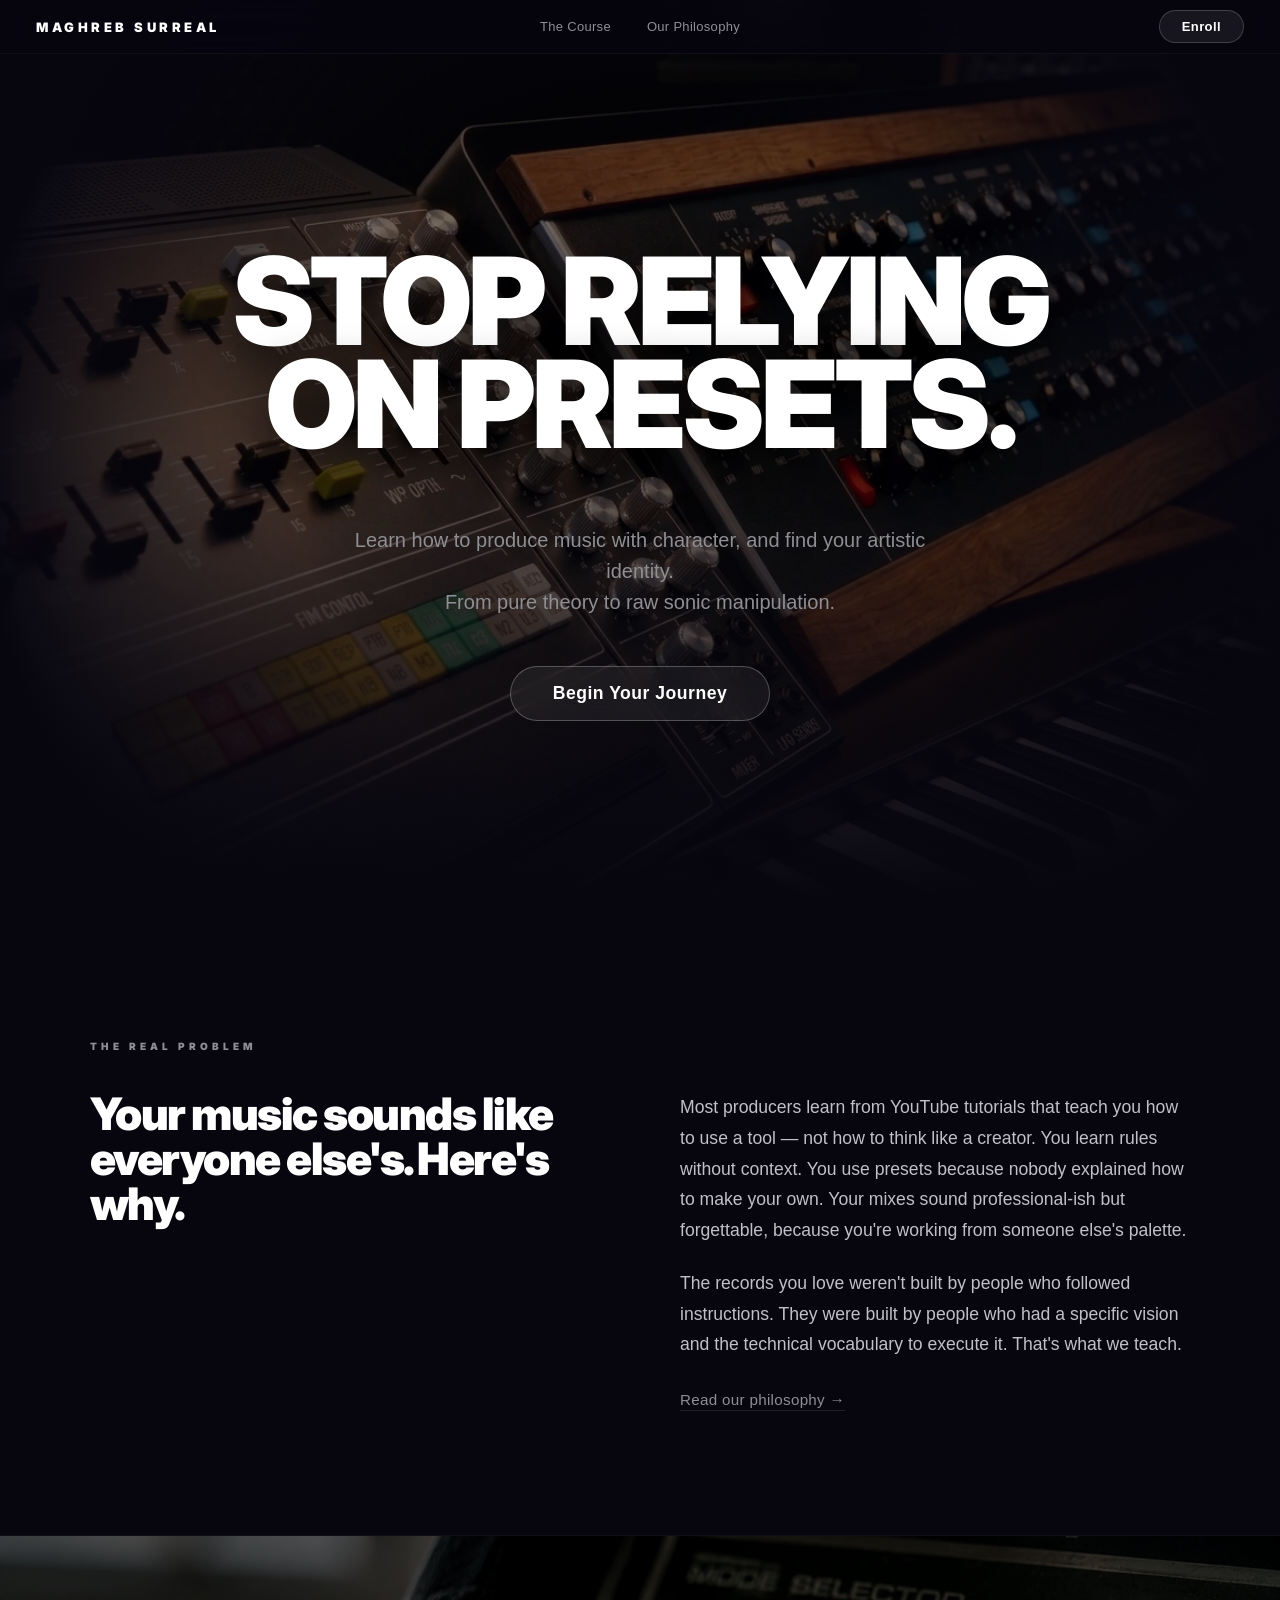
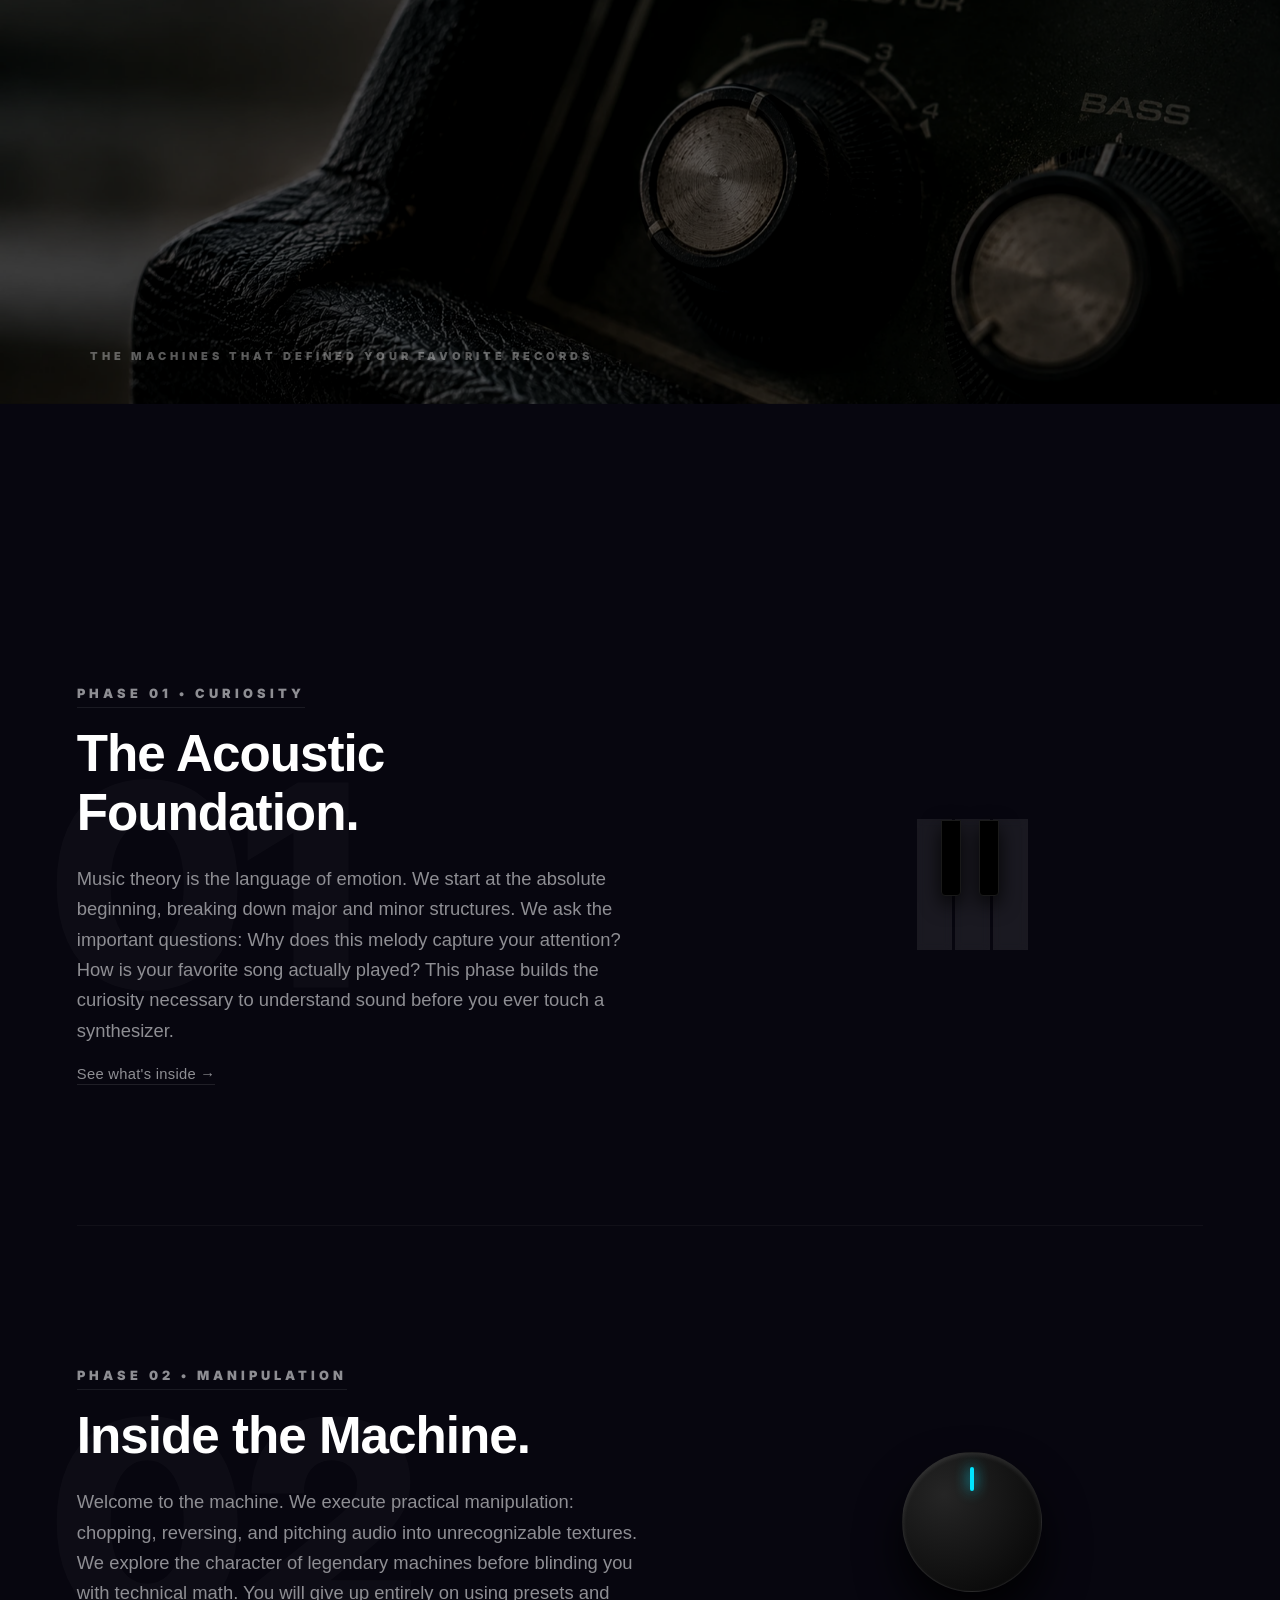
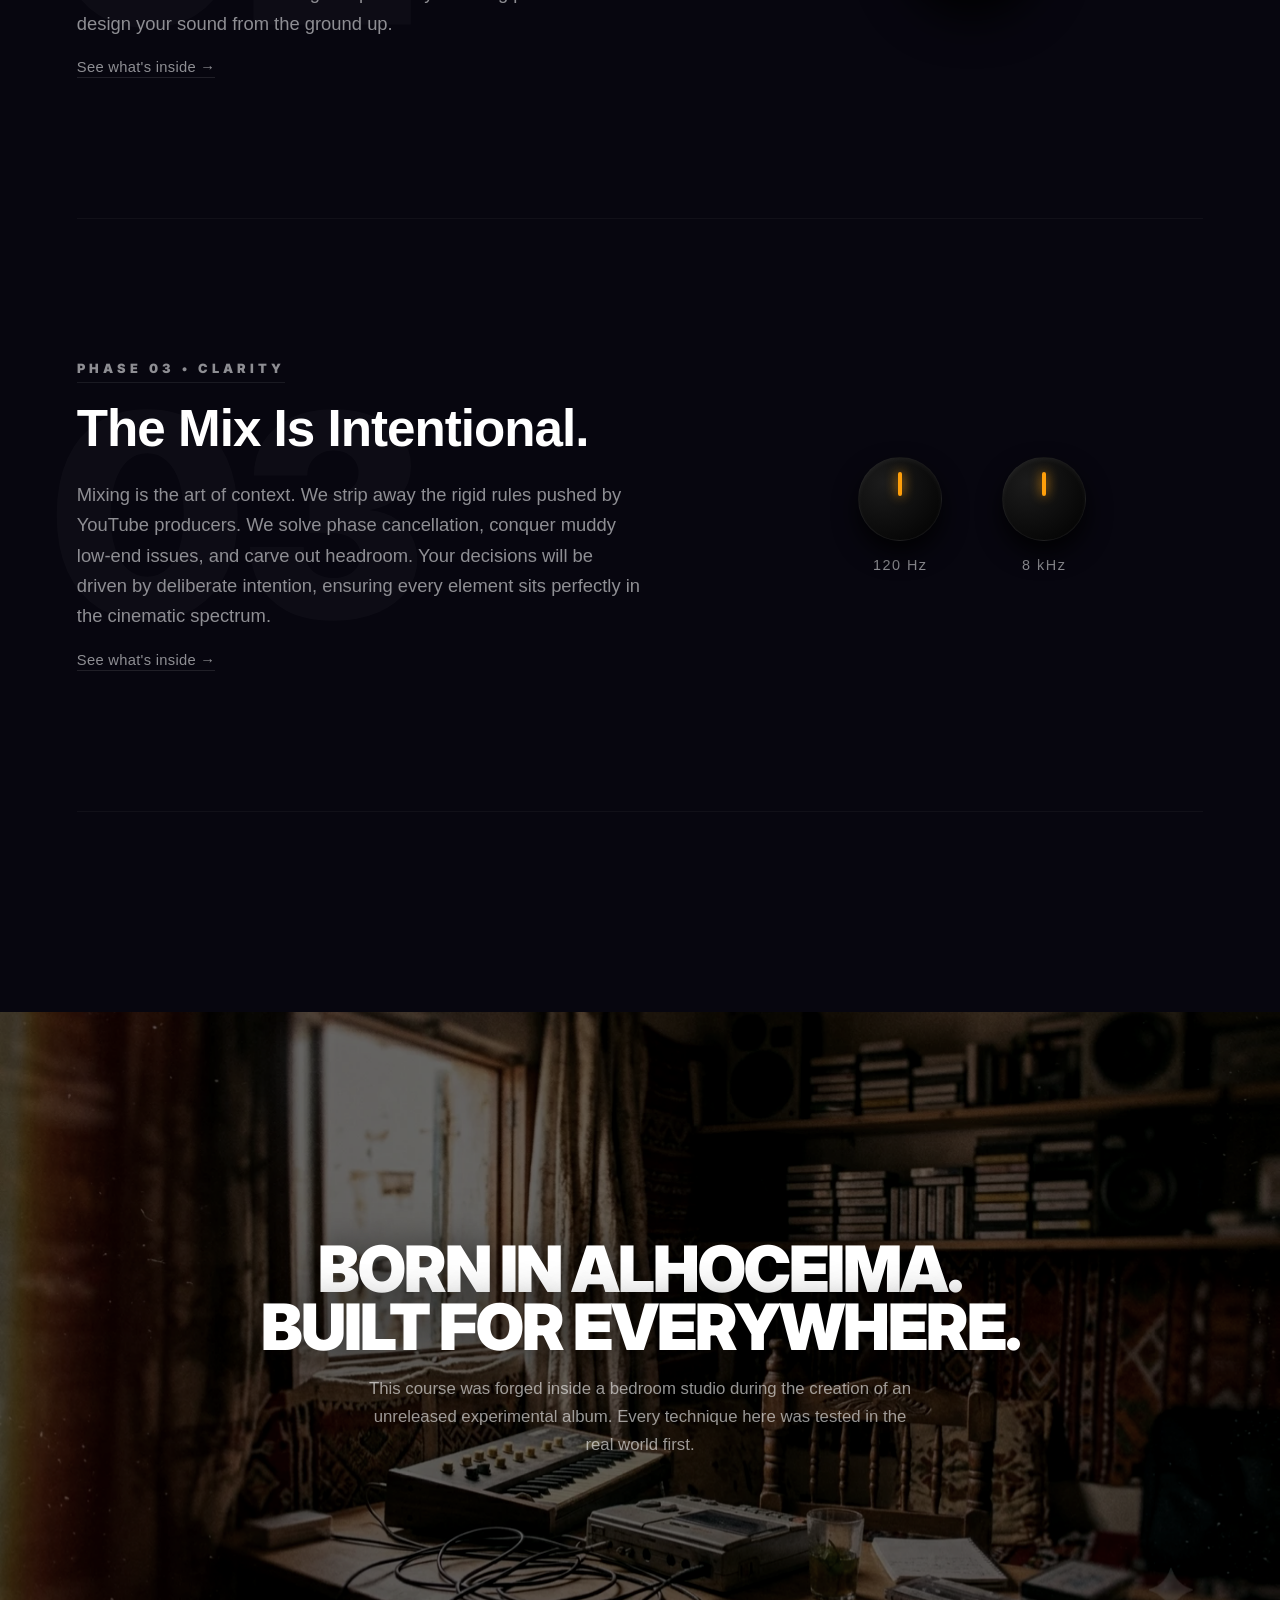
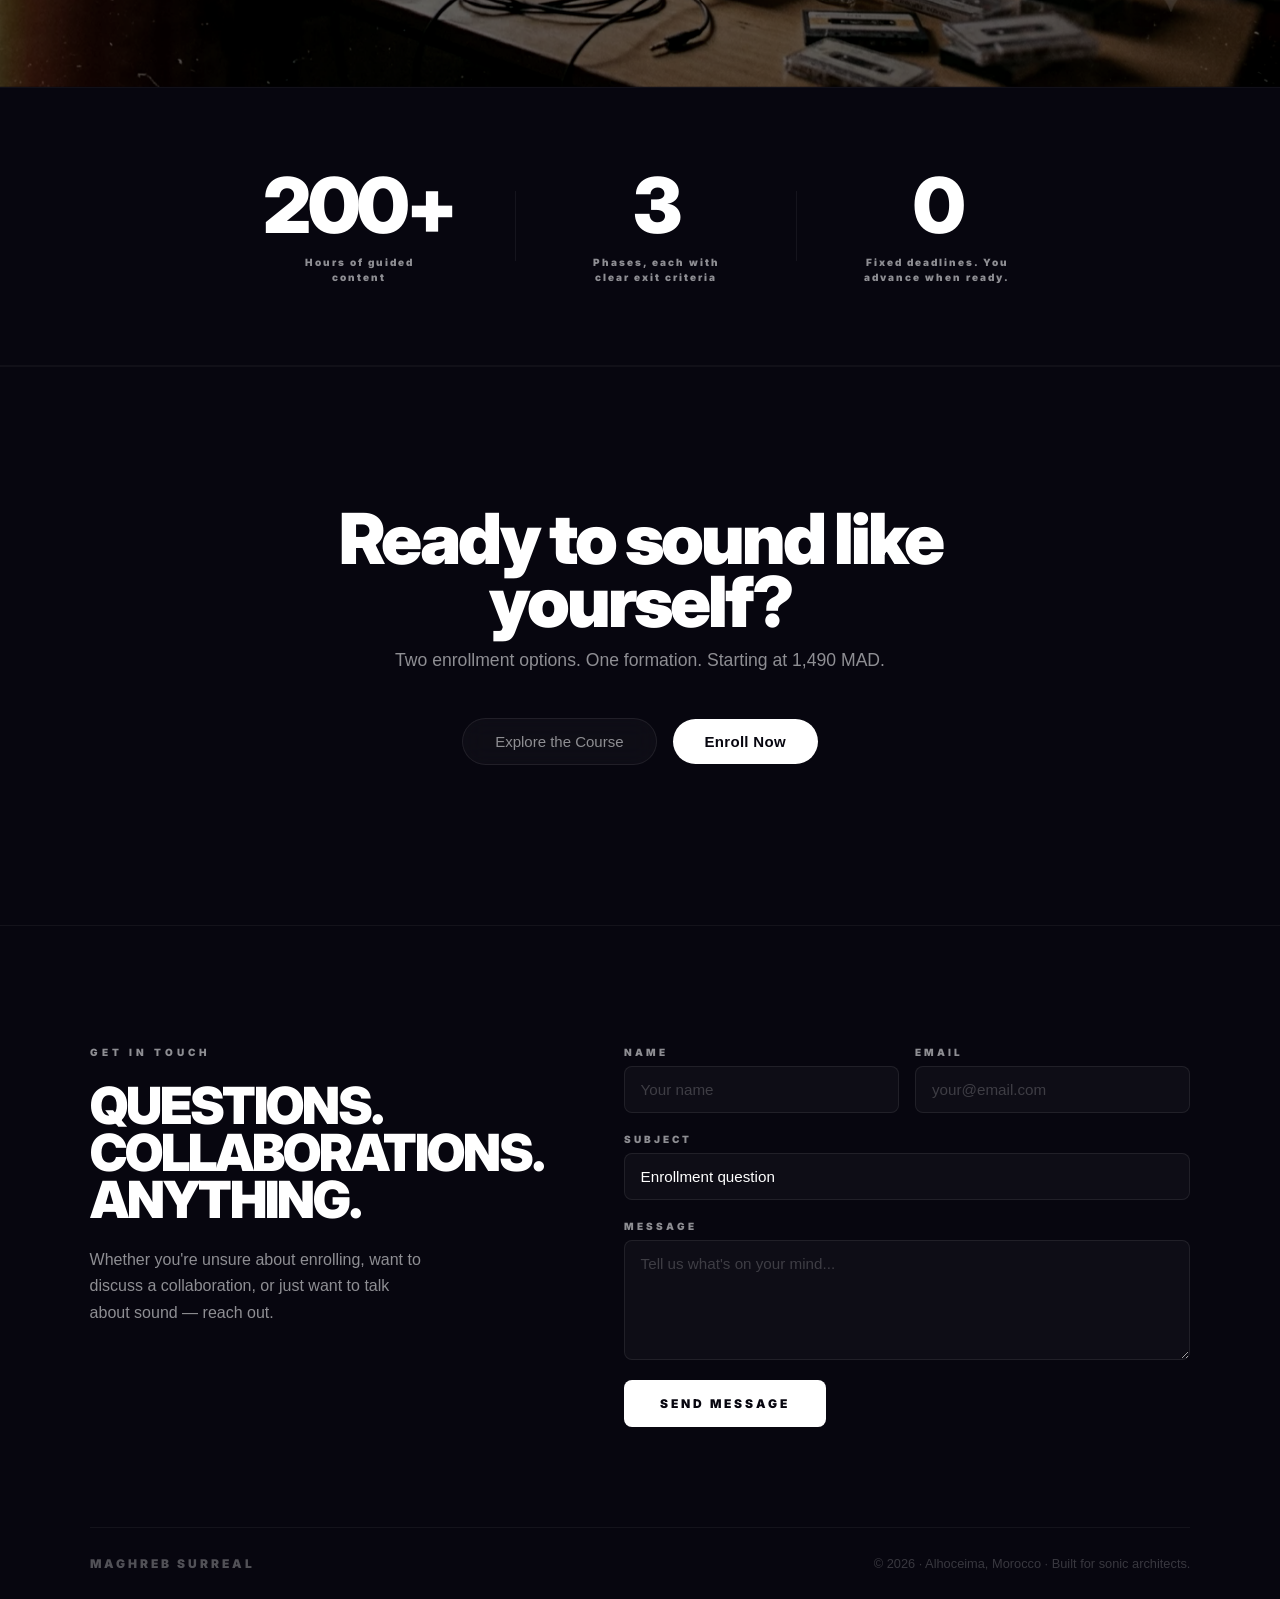
<file: index.html>
<!DOCTYPE html>
<html lang="en">
<head>
    <meta charset="UTF-8">
    <meta name="viewport" content="width=device-width, initial-scale=1.0">
    <title>MAGHREB SURREAL</title>
    <link rel="stylesheet" href="public/css/index.css">
    <link rel="stylesheet" href="public/css/shared.css">
    <link href="https://fonts.googleapis.com/css2?family=Inter:wght@900&display=swap" rel="stylesheet">
</head>
<body>

    <!-- TOPBAR -->
    <nav class="topbar">
        <div class="topbar-inner">
            <a href="index.html" class="topbar-logo inter-font">MAGHREB SURREAL</a>
            <div class="topbar-center">
                <a href="services.html" class="topbar-link sf-font">The Course</a>
                <a href="about-us.html" class="topbar-link sf-font">Our Philosophy</a>
            </div>
            <a href="about-us.html#enroll" class="topbar-enroll sf-font">Enroll</a>
        </div>
    </nav>

    <!-- HERO -->
    <main class="hero-canvas">
        <div class="hero-image-wrapper">
            <img src="public/images/hero-home.webp" alt="Analog Knobs" class="hero-img">
            <div class="hero-gradient-mask"></div>
        </div>

        <div class="hero-content scroll-reveal">
            <h1 class="hero-title inter-font">STOP RELYING<br>ON PRESETS.</h1>
            <p class="hero-subtitle sf-font">
                Learn how to produce music with character, and find your artistic identity.<br>
                From pure theory to raw sonic manipulation.
            </p>
            <div class="hero-cta">
                <a href="about-us.html#enroll" class="btn-hero sf-font glass-pill">Begin Your Journey</a>
            </div>
        </div>
    </main>

    <!-- WHAT MAKES THIS DIFFERENT — editorial beat, no artist name as headline -->
    <section class="identity-section scroll-reveal">
        <div class="identity-inner">
            <span class="identity-eyebrow inter-font">THE REAL PROBLEM</span>
            <div class="identity-grid">
                <div class="identity-col-left">
                    <h2 class="identity-headline inter-font">Your music sounds like everyone else's. Here's why.</h2>
                </div>
                <div class="identity-col-right sf-font">
                    <p>Most producers learn from YouTube tutorials that teach you how to use a tool — not how to think like a creator. You learn rules without context. You use presets because nobody explained how to make your own. Your mixes sound professional-ish but forgettable, because you're working from someone else's palette.</p>
                    <p>The records you love weren't built by people who followed instructions. They were built by people who had a specific vision and the technical vocabulary to execute it. That's what we teach.</p>
                    <a href="about-us.html" class="identity-link sf-font">Read our philosophy →</a>
                </div>
            </div>
        </div>
    </section>

    <!-- IMAGE BREAK — full bleed atmospheric -->
    <div class="img-break scroll-reveal">
        <img src="public/images/services-hero.webp" alt="Vintage analog hardware" class="img-break-photo">
        <div class="img-break-overlay">
            <span class="img-break-caption inter-font">THE MACHINES THAT DEFINED YOUR FAVORITE RECORDS</span>
        </div>
    </div>

    <!-- PHASES -->
    <section class="phases-section">
        
        <div class="phase-item scroll-reveal">
            <div class="phase-number inter-font">01</div>
            
            <div class="phase-text-content">
                <span class="phase-label inter-font">PHASE 01 &bull; CURIOSITY</span>
                <h2 class="phase-title sf-font">The Acoustic Foundation.</h2>
                <p class="phase-desc sf-font">
                    Music theory is the language of emotion. We start at the absolute beginning, breaking down major and minor structures. We ask the important questions: Why does this melody capture your attention? How is your favorite song actually played? This phase builds the curiosity necessary to understand sound before you ever touch a synthesizer.
                </p>
                <a href="services.html#phase1" class="phase-more sf-font">See what's inside →</a>
            </div>

            <div class="visual-floating">
                <div class="minimal-keys scroll-press">
                    <div class="white-key"></div>
                    <div class="black-key"></div>
                    <div class="white-key"></div>
                    <div class="black-key"></div>
                    <div class="white-key"></div>
                </div>
            </div>
        </div>

        <div class="phase-item scroll-reveal">
            <div class="phase-number inter-font">02</div>
            
            <div class="phase-text-content">
                <span class="phase-label inter-font">PHASE 02 &bull; MANIPULATION</span>
                <h2 class="phase-title sf-font">Inside the Machine.</h2>
                <p class="phase-desc sf-font">
                    Welcome to the machine. We execute practical manipulation: chopping, reversing, and pitching audio into unrecognizable textures. We explore the character of legendary machines before blinding you with technical math. You will give up entirely on using presets and design your sound from the ground up.
                </p>
                <a href="services.html#phase2" class="phase-more sf-font">See what's inside →</a>
            </div>

            <div class="visual-floating">
                <div class="big-knob scroll-rotate">
                    <div class="knob-indicator cyan-glow"></div>
                </div>
            </div>
        </div>

        <div class="phase-item scroll-reveal">
            <div class="phase-number inter-font">03</div>
            
            <div class="phase-text-content">
                <span class="phase-label inter-font">PHASE 03 &bull; CLARITY</span>
                <h2 class="phase-title sf-font">The Mix Is Intentional.</h2>
                <p class="phase-desc sf-font">
                    Mixing is the art of context. We strip away the rigid rules pushed by YouTube producers. We solve phase cancellation, conquer muddy low-end issues, and carve out headroom. Your decisions will be driven by deliberate intention, ensuring every element sits perfectly in the cinematic spectrum.
                </p>
                <a href="services.html#phase3" class="phase-more sf-font">See what's inside →</a>
            </div>

            <div class="visual-floating eq-knobs-container">
                <div class="eq-knob-group">
                    <div class="small-knob scroll-rotate-fast">
                        <div class="knob-indicator amber-glow"></div>
                    </div>
                    <span class="hz-label sf-font">120 Hz</span>
                </div>
                <div class="eq-knob-group">
                    <div class="small-knob scroll-rotate-slow">
                        <div class="knob-indicator amber-glow"></div>
                    </div>
                    <span class="hz-label sf-font">8 kHz</span>
                </div>
            </div>
        </div>

    </section>

    <!-- IMAGE BREAK 2 — Moroccan bedroom studio -->
    <div class="img-break img-break--tall scroll-reveal">
        <img src="public/images/home-ai-showcase.webp" alt="Moroccan home studio" class="img-break-photo">
        <div class="img-break-overlay img-break-overlay--center">
            <h2 class="img-break-headline inter-font">BORN IN ALHOCEIMA.<br>BUILT FOR EVERYWHERE.</h2>
            <p class="img-break-sub sf-font">This course was forged inside a bedroom studio during the creation of an unreleased experimental album. Every technique here was tested in the real world first.</p>
        </div>
    </div>

    <!-- STATS ROW -->
    <section class="stats-section scroll-reveal">
        <div class="stats-inner">
            <div class="stat-item">
                <span class="stat-number inter-font">200+</span>
                <span class="stat-label inter-font">Hours of guided content</span>
            </div>
            <div class="stat-divider"></div>
            <div class="stat-item">
                <span class="stat-number inter-font">3</span>
                <span class="stat-label inter-font">Phases, each with clear exit criteria</span>
            </div>
            <div class="stat-divider"></div>
            <div class="stat-item">
                <span class="stat-number inter-font">0</span>
                <span class="stat-label inter-font">Fixed deadlines. You advance when ready.</span>
            </div>
        </div>
    </section>

    <!-- BOTTOM CTA -->
    <section class="index-cta scroll-reveal">
        <div class="index-cta-inner">
            <h2 class="index-cta-title inter-font">Ready to sound like yourself?</h2>
            <p class="index-cta-sub sf-font">Two enrollment options. One formation. Starting at 1,490 MAD.</p>
            <div class="index-cta-btns">
                <a href="services.html" class="btn-outline sf-font glass-pill">Explore the Course</a>
                <a href="about-us.html#enroll" class="btn-fill sf-font">Enroll Now</a>
            </div>
        </div>
    </section>

    <!-- CONTACT FOOTER -->
    <footer class="contact-footer" id="contact">
        <div class="contact-inner">
            <div class="contact-left">
                <span class="contact-eyebrow inter-font">GET IN TOUCH</span>
                <h2 class="contact-title inter-font">QUESTIONS.<br>COLLABORATIONS.<br>ANYTHING.</h2>
                <p class="contact-sub sf-font">Whether you're unsure about enrolling, want to discuss a collaboration, or just want to talk about sound — reach out.</p>
            </div>
            <form class="contact-form" onsubmit="handleSubmit(event)">
                <div class="form-row">
                    <div class="form-group">
                        <label class="form-label inter-font" for="c-name">NAME</label>
                        <input type="text" id="c-name" class="form-input sf-font" placeholder="Your name" required>
                    </div>
                    <div class="form-group">
                        <label class="form-label inter-font" for="c-email">EMAIL</label>
                        <input type="email" id="c-email" class="form-input sf-font" placeholder="your@email.com" required>
                    </div>
                </div>
                <div class="form-group">
                    <label class="form-label inter-font" for="c-subject">SUBJECT</label>
                    <select id="c-subject" class="form-input form-select sf-font">
                        <option value="enroll">Enrollment question</option>
                        <option value="collab">Collaboration</option>
                        <option value="other">Something else</option>
                    </select>
                </div>
                <div class="form-group">
                    <label class="form-label inter-font" for="c-msg">MESSAGE</label>
                    <textarea id="c-msg" class="form-input form-textarea sf-font" placeholder="Tell us what's on your mind..." rows="5" required></textarea>
                </div>
                <button type="submit" class="form-submit inter-font">SEND MESSAGE</button>
                <p class="form-success sf-font" id="form-success-index">Message sent. We'll be in touch.</p>
            </form>
        </div>
        <div class="footer-bottom">
            <span class="footer-logo inter-font">MAGHREB SURREAL</span>
            <span class="footer-copy sf-font">© 2026 · Alhoceima, Morocco · Built for sonic architects.</span>
        </div>
    </footer>


</body>
</html>
</file>
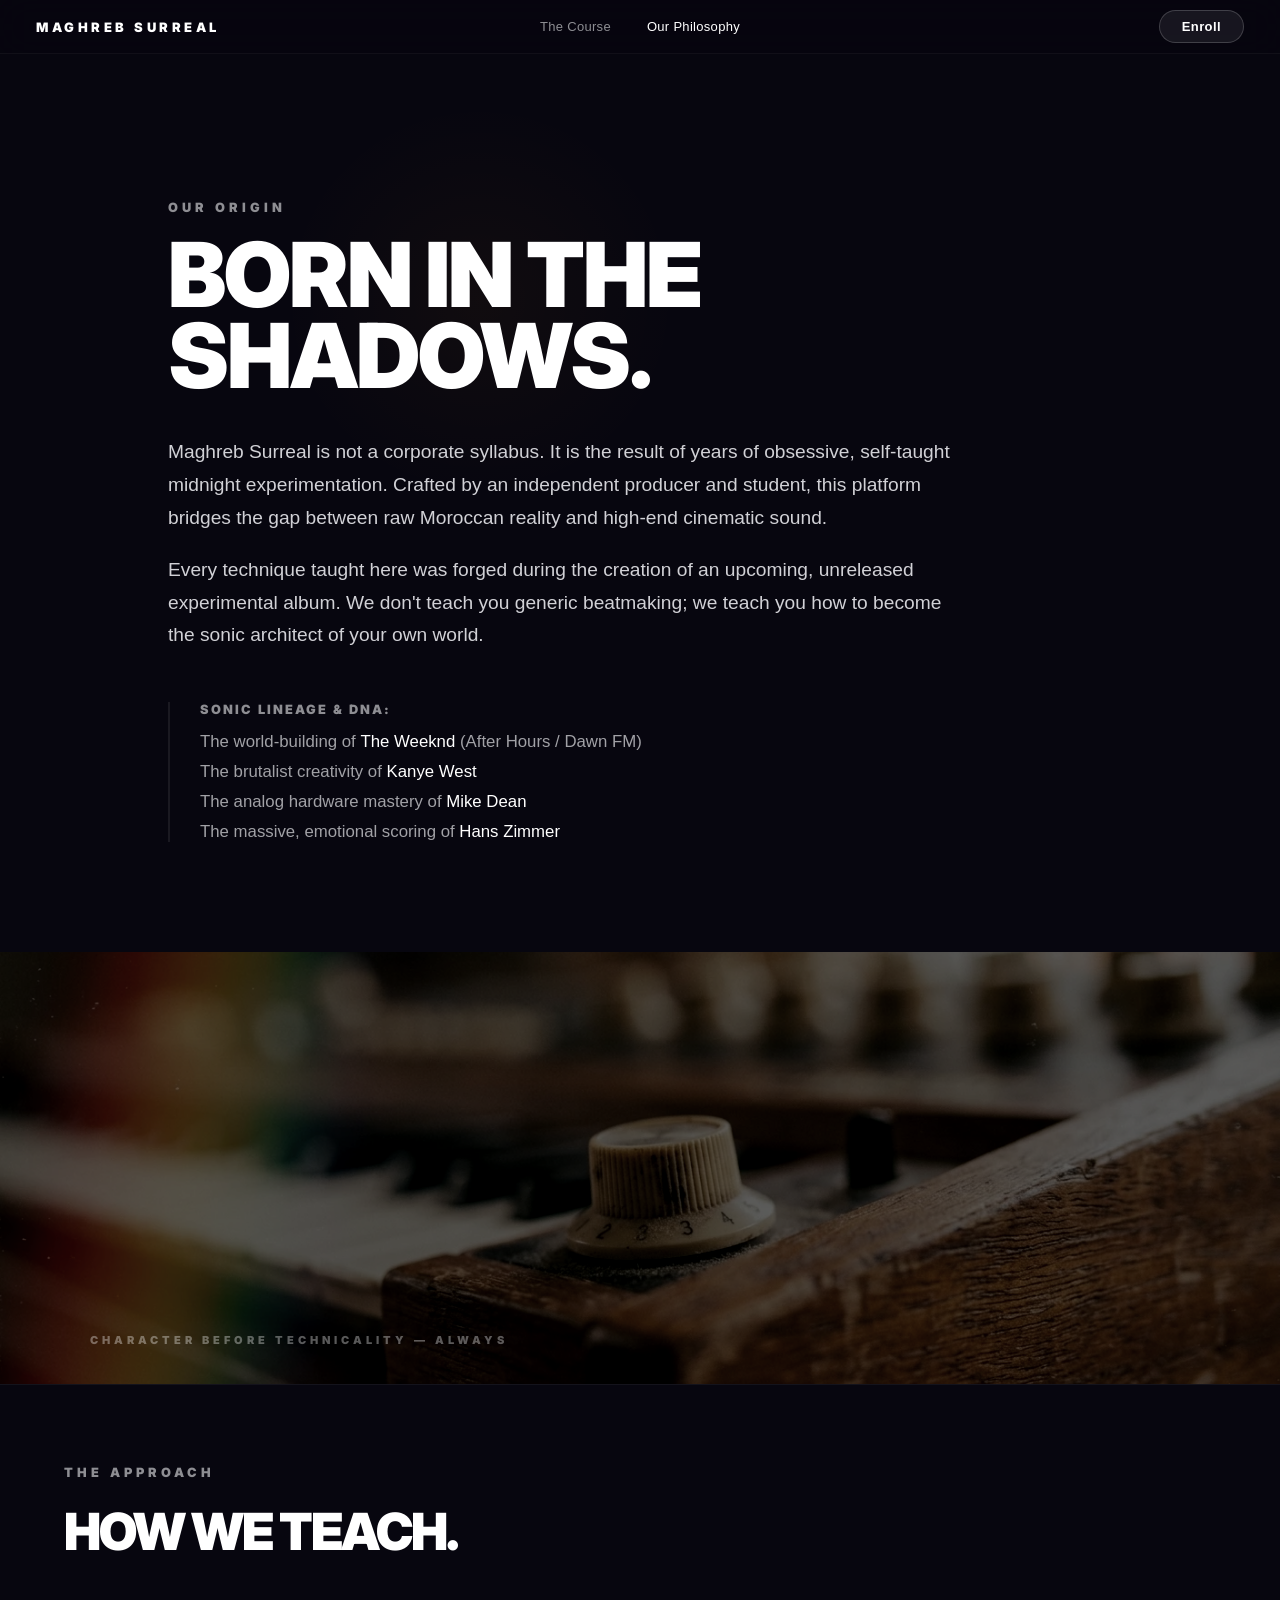
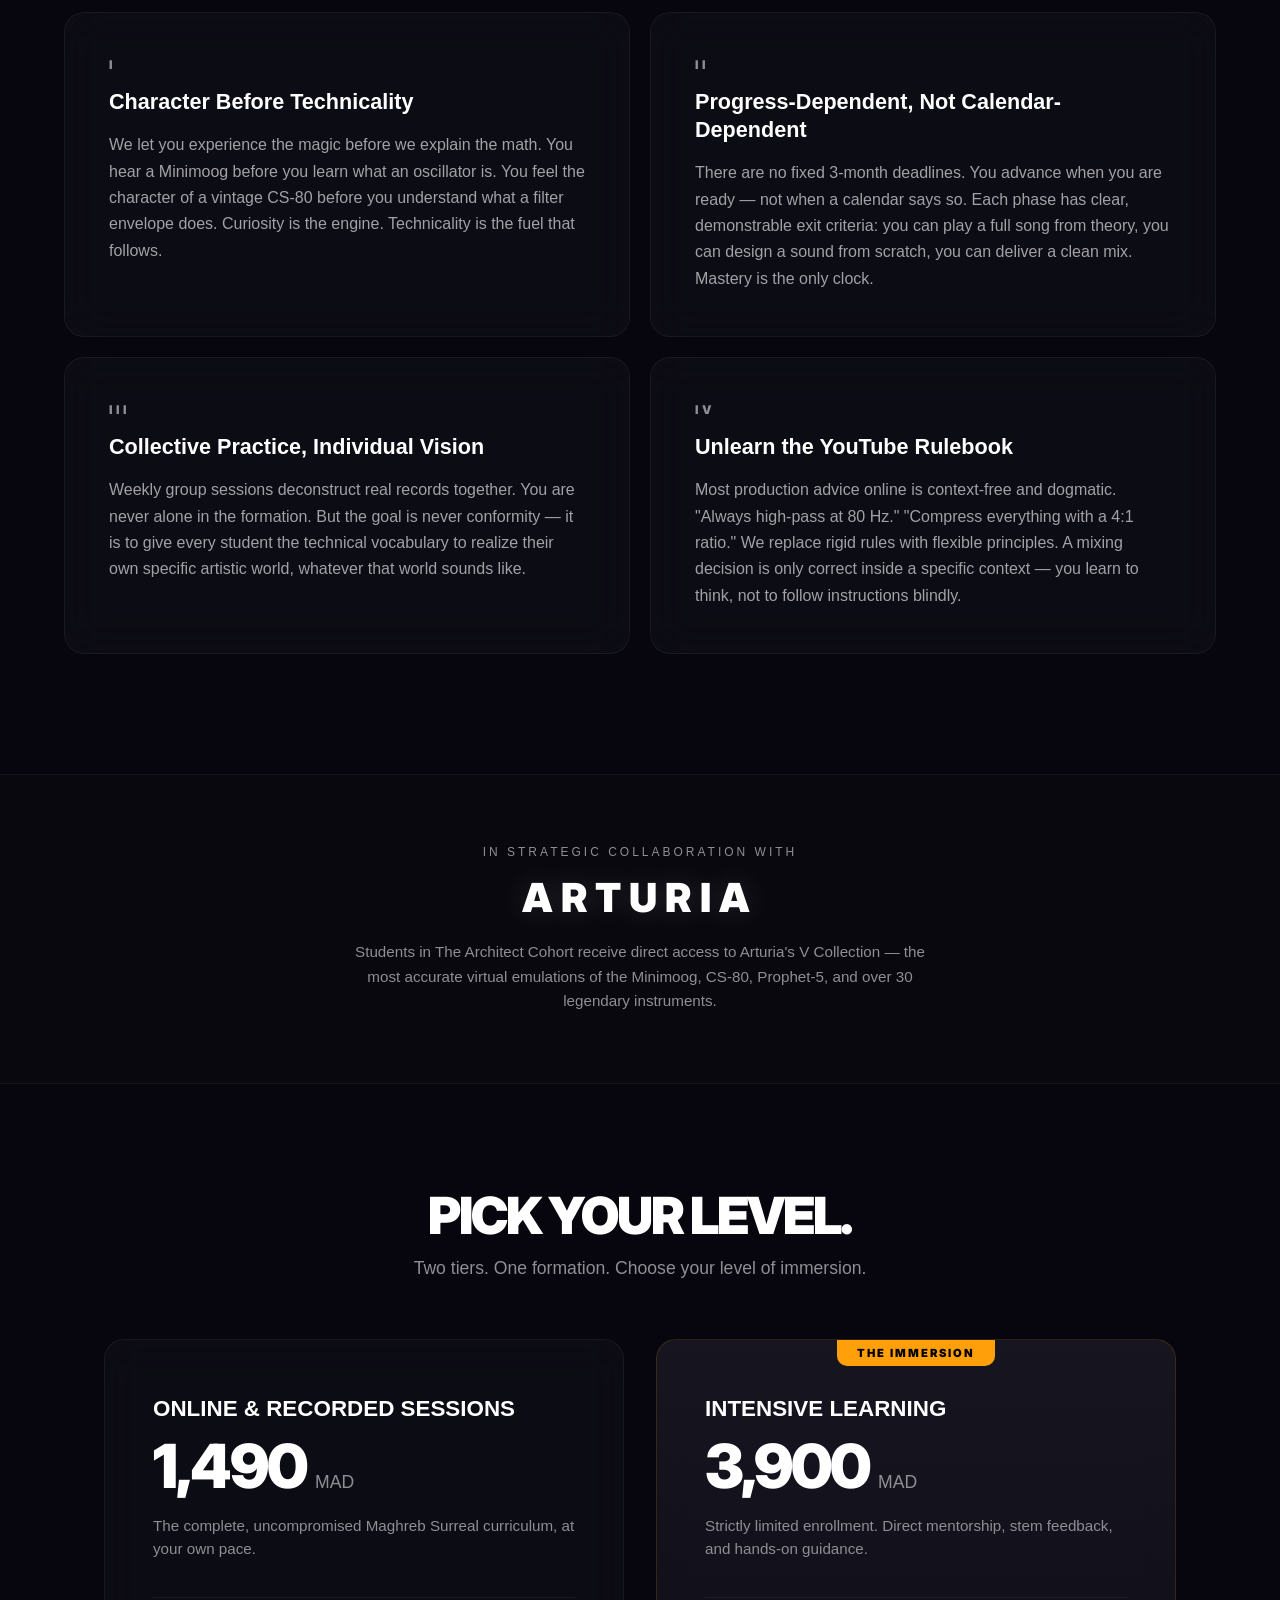
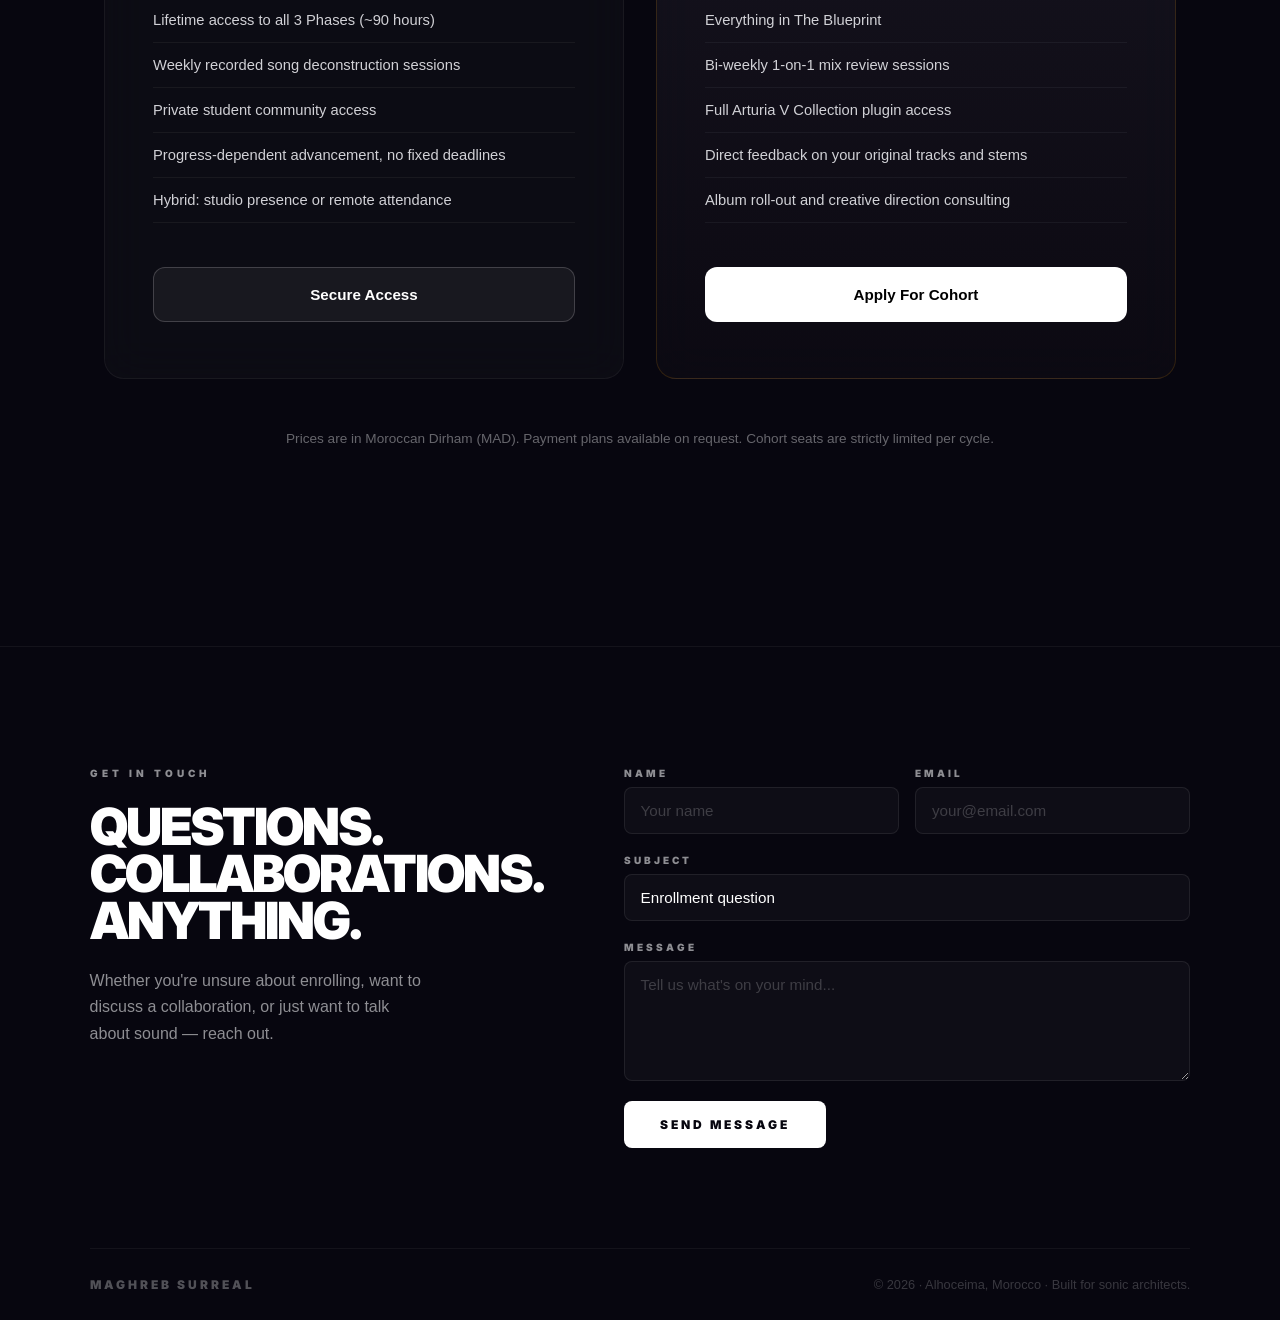
<file: about-us.html>
<!DOCTYPE html>
<html lang="en">
<head>
    <meta charset="UTF-8">
    <meta name="viewport" content="width=device-width, initial-scale=1.0">
    <title>MAGHREB SURREAL | Philosophy & Pricing</title>
    <link rel="stylesheet" href="public/css/about-us.css">
    <link rel="stylesheet" href="public/css/shared.css">
    <link href="https://fonts.googleapis.com/css2?family=Inter:wght@400;600;900&display=swap" rel="stylesheet">
</head>
<body>

    <nav class="topbar">
        <div class="topbar-inner">
            <a href="index.html" class="topbar-logo inter-font">MAGHREB SURREAL</a>
            <div class="topbar-center">
                <a href="services.html" class="topbar-link sf-font">The Course</a>
                <a href="about-us.html" class="topbar-link sf-font active">Our Philosophy</a>
            </div>
            <a href="#enroll" class="topbar-enroll sf-font">Enroll</a>
        </div>
    </nav>

    <!-- MANIFESTO HEADER -->
    <header class="manifesto-header scroll-reveal">
        <div class="manifesto-glow"></div>
        <span class="eyebrow inter-font">OUR ORIGIN</span>
        <h1 class="manifesto-title inter-font">BORN IN THE SHADOWS.</h1>
        <div class="manifesto-body sf-font">
            <p>
                Maghreb Surreal is not a corporate syllabus. It is the result of years of obsessive, self-taught midnight experimentation. Crafted by an independent producer and student, this platform bridges the gap between raw Moroccan reality and high-end cinematic sound.
            </p>
            <p>
                Every technique taught here was forged during the creation of an upcoming, unreleased experimental album. We don't teach you generic beatmaking; we teach you how to become the sonic architect of your own world.
            </p>
        </div>
        
        <div class="dna-section">
            <span class="dna-label inter-font">SONIC LINEAGE & DNA:</span>
            <ul class="dna-list sf-font">
                <li>The world-building of <strong>The Weeknd</strong> (After Hours / Dawn FM)</li>
                <li>The brutalist creativity of <strong>Kanye West</strong></li>
                <li>The analog hardware mastery of <strong>Mike Dean</strong></li>
                <li>The massive, emotional scoring of <strong>Hans Zimmer</strong></li>
            </ul>
        </div>
    </header>

    <!-- IMAGE BREAK -->
    <div class="about-img-break scroll-reveal">
        <img src="public/images/about-team.webp" alt="Vintage synthesizer close-up" class="about-break-photo">
        <div class="about-break-overlay">
            <span class="about-break-caption inter-font">CHARACTER BEFORE TECHNICALITY — ALWAYS</span>
        </div>
    </div>

    <!-- PHILOSOPHY PILLARS -->
    <section class="pillars-section scroll-reveal">
        <div class="pillars-inner">
            <span class="eyebrow inter-font">THE APPROACH</span>
            <h2 class="pillars-title inter-font">HOW WE TEACH.</h2>

            <div class="pillars-grid">
                <div class="pillar-card glass-panel">
                    <span class="pillar-num inter-font">I</span>
                    <h3 class="pillar-heading sf-font">Character Before Technicality</h3>
                    <p class="pillar-text sf-font">We let you experience the magic before we explain the math. You hear a Minimoog before you learn what an oscillator is. You feel the character of a vintage CS-80 before you understand what a filter envelope does. Curiosity is the engine. Technicality is the fuel that follows.</p>
                </div>
                <div class="pillar-card glass-panel">
                    <span class="pillar-num inter-font">II</span>
                    <h3 class="pillar-heading sf-font">Progress-Dependent, Not Calendar-Dependent</h3>
                    <p class="pillar-text sf-font">There are no fixed 3-month deadlines. You advance when you are ready — not when a calendar says so. Each phase has clear, demonstrable exit criteria: you can play a full song from theory, you can design a sound from scratch, you can deliver a clean mix. Mastery is the only clock.</p>
                </div>
                <div class="pillar-card glass-panel">
                    <span class="pillar-num inter-font">III</span>
                    <h3 class="pillar-heading sf-font">Collective Practice, Individual Vision</h3>
                    <p class="pillar-text sf-font">Weekly group sessions deconstruct real records together. You are never alone in the formation. But the goal is never conformity — it is to give every student the technical vocabulary to realize their own specific artistic world, whatever that world sounds like.</p>
                </div>
                <div class="pillar-card glass-panel">
                    <span class="pillar-num inter-font">IV</span>
                    <h3 class="pillar-heading sf-font">Unlearn the YouTube Rulebook</h3>
                    <p class="pillar-text sf-font">Most production advice online is context-free and dogmatic. "Always high-pass at 80 Hz." "Compress everything with a 4:1 ratio." We replace rigid rules with flexible principles. A mixing decision is only correct inside a specific context — you learn to think, not to follow instructions blindly.</p>
                </div>
            </div>
        </div>
    </section>

    <!-- PARTNER STRIP -->
    <div class="partner-strip scroll-reveal">
        <span class="sf-font">IN STRATEGIC COLLABORATION WITH</span>
        <h2 class="inter-font partner-logo">ARTURIA</h2>
        <p class="partner-sub sf-font">Students in The Architect Cohort receive direct access to Arturia's V Collection — the most accurate virtual emulations of the Minimoog, CS-80, Prophet-5, and over 30 legendary instruments.</p>
    </div>

    <!-- PRICING -->
    <section class="pricing-section scroll-reveal" id="enroll">
        <h2 class="section-title text-center inter-font">PICK YOUR LEVEL.</h2>
        <p class="section-sub text-center sf-font">Two tiers. One formation. Choose your level of immersion.</p>
        
        <div class="pricing-grid">
            <div class="pricing-card glass-panel">
                <h3 class="tier-name sf-font">ONLINE & RECORDED SESSIONS</h3>
                <div class="price inter-font">1,490 <span class="currency">MAD</span></div>
                <p class="tier-desc sf-font">The complete, uncompromised Maghreb Surreal curriculum, at your own pace.</p>
                <ul class="tier-features sf-font">
                    <li>Lifetime access to all 3 Phases (~90 hours)</li>
                    <li>Weekly recorded song deconstruction sessions</li>
                    <li>Private student community access</li>
                    <li>Progress-dependent advancement, no fixed deadlines</li>
                    <li>Hybrid: studio presence or remote attendance</li>
                </ul>
                <a href="#contact" class="btn-purchase sf-font">Secure Access</a>
            </div>

            <div class="pricing-card premium-card glass-panel">
                <div class="premium-badge inter-font">THE IMMERSION</div>
                <h3 class="tier-name sf-font">INTENSIVE LEARNING</h3>
                <div class="price inter-font">3,900 <span class="currency">MAD</span></div>
                <p class="tier-desc sf-font">Strictly limited enrollment. Direct mentorship, stem feedback, and hands-on guidance.</p>
                <ul class="tier-features sf-font">
                    <li>Everything in The Blueprint</li>
                    <li>Bi-weekly 1-on-1 mix review sessions</li>
                    <li>Full Arturia V Collection plugin access</li>
                    <li>Direct feedback on your original tracks and stems</li>
                    <li>Album roll-out and creative direction consulting</li>
                </ul>
                <a href="#contact" class="btn-purchase premium-btn sf-font">Apply For Cohort</a>
            </div>
        </div>

        <p class="pricing-note sf-font">Prices are in Moroccan Dirham (MAD). Payment plans available on request. Cohort seats are strictly limited per cycle.</p>
    </section>

    <!-- CONTACT FOOTER -->
    <footer class="contact-footer" id="contact">
        <div class="contact-inner">
            <div class="contact-left">
                <span class="contact-eyebrow inter-font">GET IN TOUCH</span>
                <h2 class="contact-title inter-font">QUESTIONS.<br>COLLABORATIONS.<br>ANYTHING.</h2>
                <p class="contact-sub sf-font">Whether you're unsure about enrolling, want to discuss a collaboration, or just want to talk about sound — reach out.</p>
            </div>
            <form class="contact-form" onsubmit="handleSubmit(event)">
                <div class="form-row">
                    <div class="form-group">
                        <label class="form-label inter-font" for="a-name">NAME</label>
                        <input type="text" id="a-name" class="form-input sf-font" placeholder="Your name" required>
                    </div>
                    <div class="form-group">
                        <label class="form-label inter-font" for="a-email">EMAIL</label>
                        <input type="email" id="a-email" class="form-input sf-font" placeholder="your@email.com" required>
                    </div>
                </div>
                <div class="form-group">
                    <label class="form-label inter-font" for="a-subject">SUBJECT</label>
                    <select id="a-subject" class="form-input form-select sf-font">
                        <option value="enroll">Enrollment question</option>
                        <option value="collab">Collaboration</option>
                        <option value="other">Something else</option>
                    </select>
                </div>
                <div class="form-group">
                    <label class="form-label inter-font" for="a-msg">MESSAGE</label>
                    <textarea id="a-msg" class="form-input form-textarea sf-font" placeholder="Tell us what's on your mind..." rows="5" required></textarea>
                </div>
                <button type="submit" class="form-submit inter-font">SEND MESSAGE</button>
                <p class="form-success sf-font" id="form-success-about" style="display:none">Message sent. We'll be in touch.</p>
            </form>
        </div>
        <div class="footer-bottom">
            <span class="footer-logo inter-font">MAGHREB SURREAL</span>
            <span class="footer-copy sf-font">© 2026 · Alhoceima, Morocco · Built for sonic architects.</span>
        </div>
    </footer>

    <script>
    function handleSubmit(e) {
        e.preventDefault();
        const success = e.target.querySelector('.form-success');
        success.style.display = 'block';
        e.target.reset();
        setTimeout(() => { success.style.display = 'none'; }, 4000);
    }
    </script>

</body>
</html>
</file>
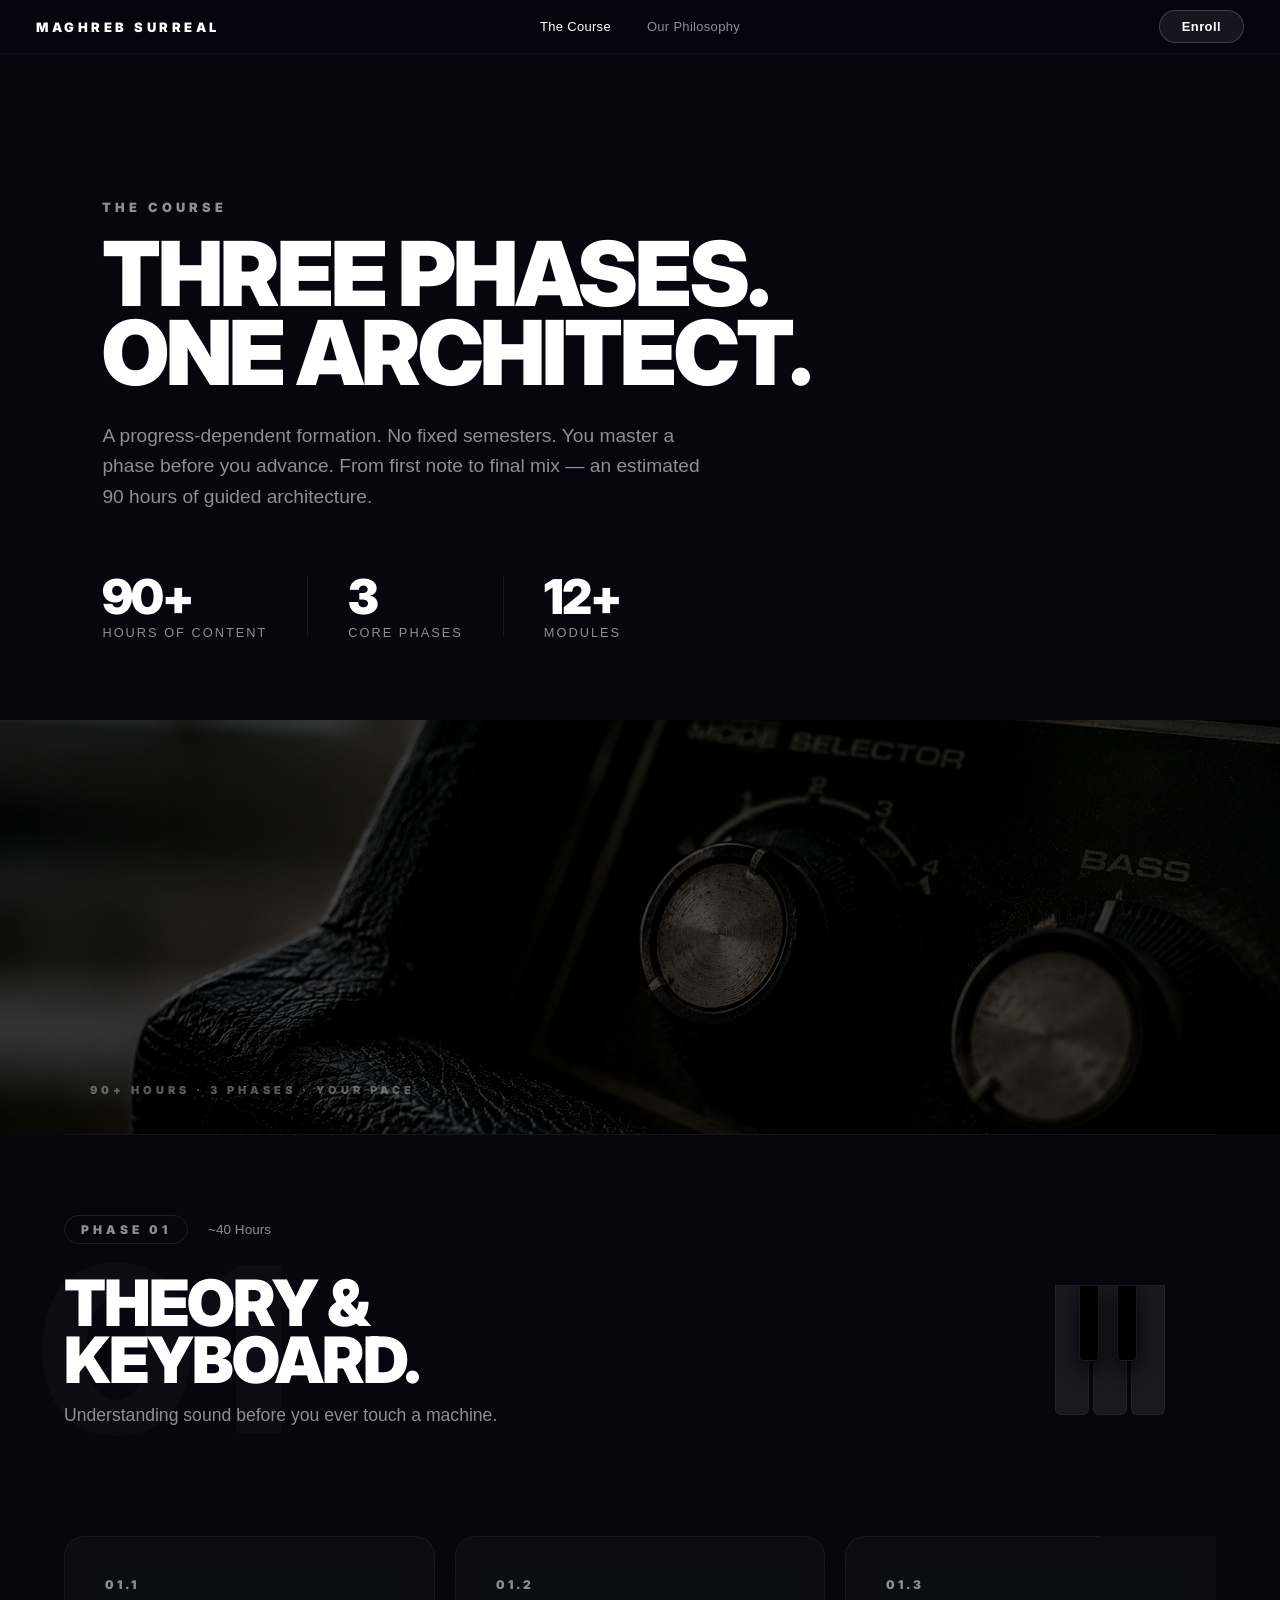
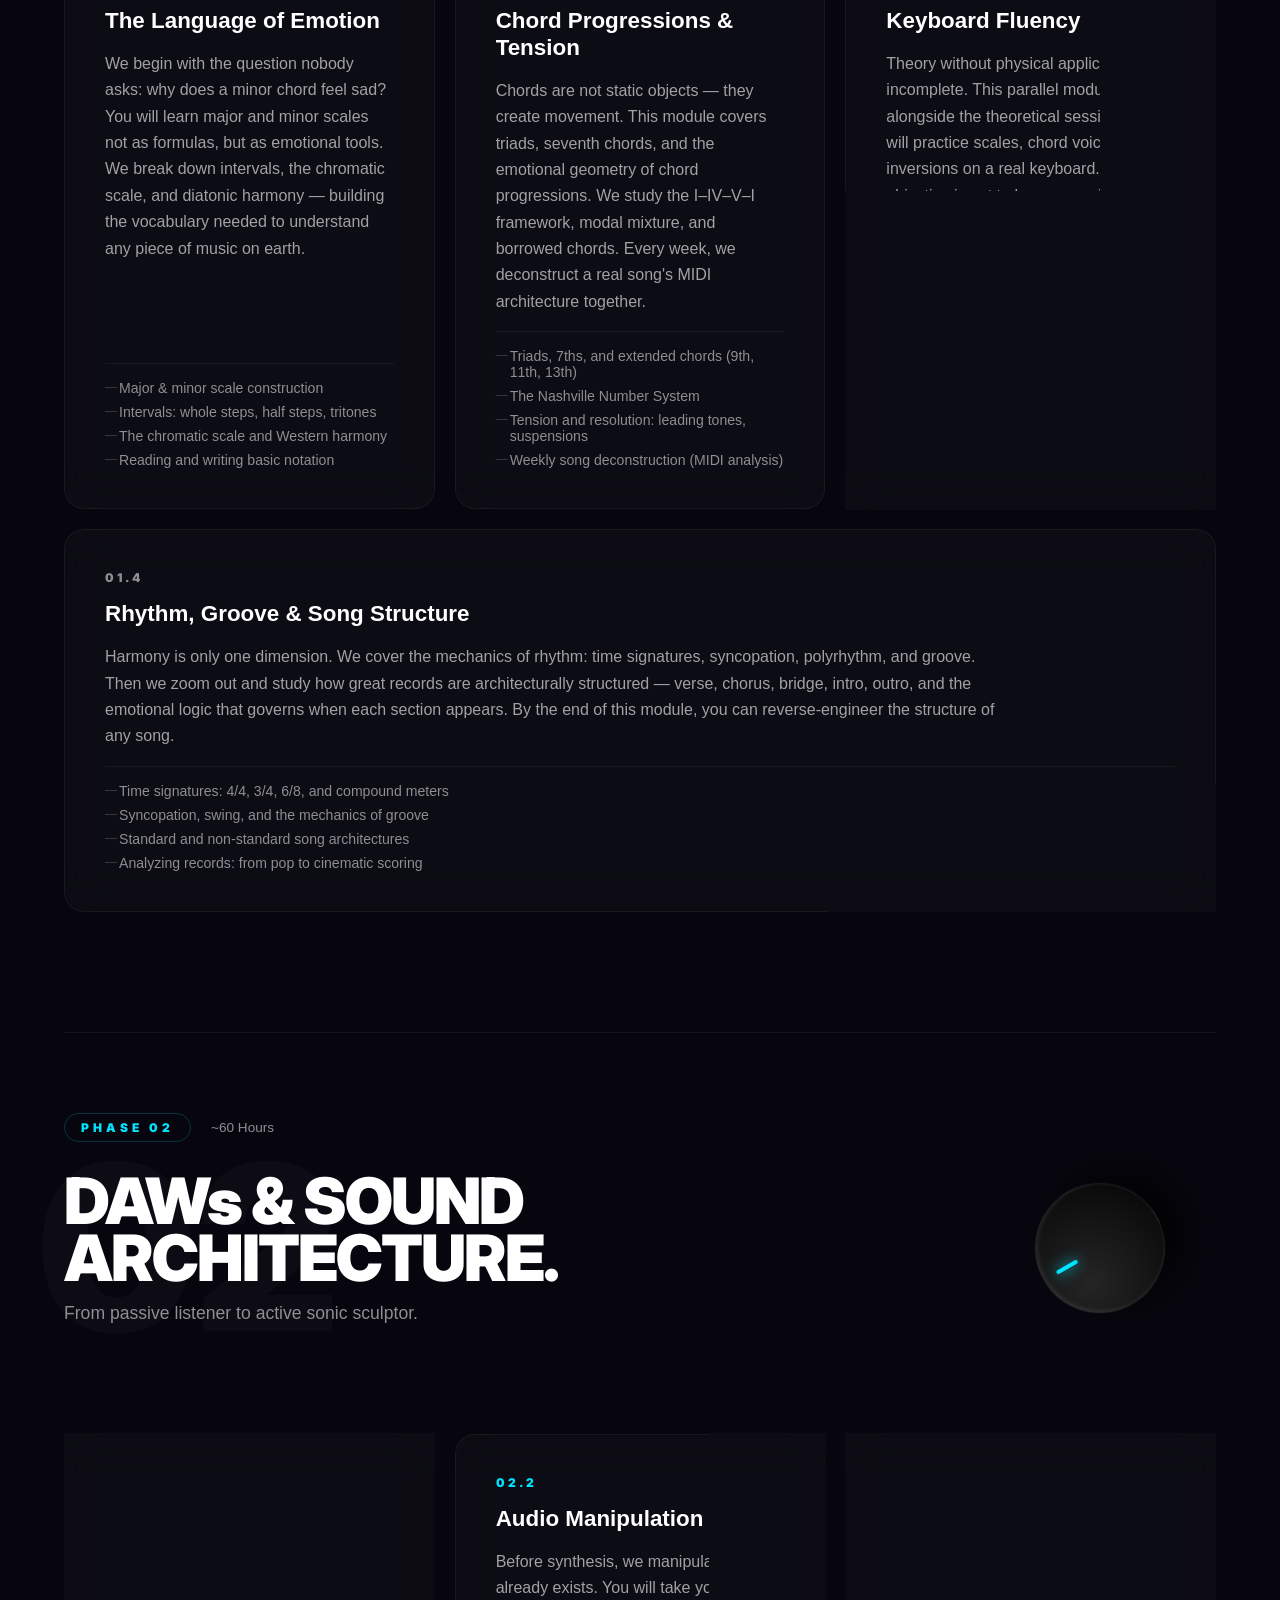
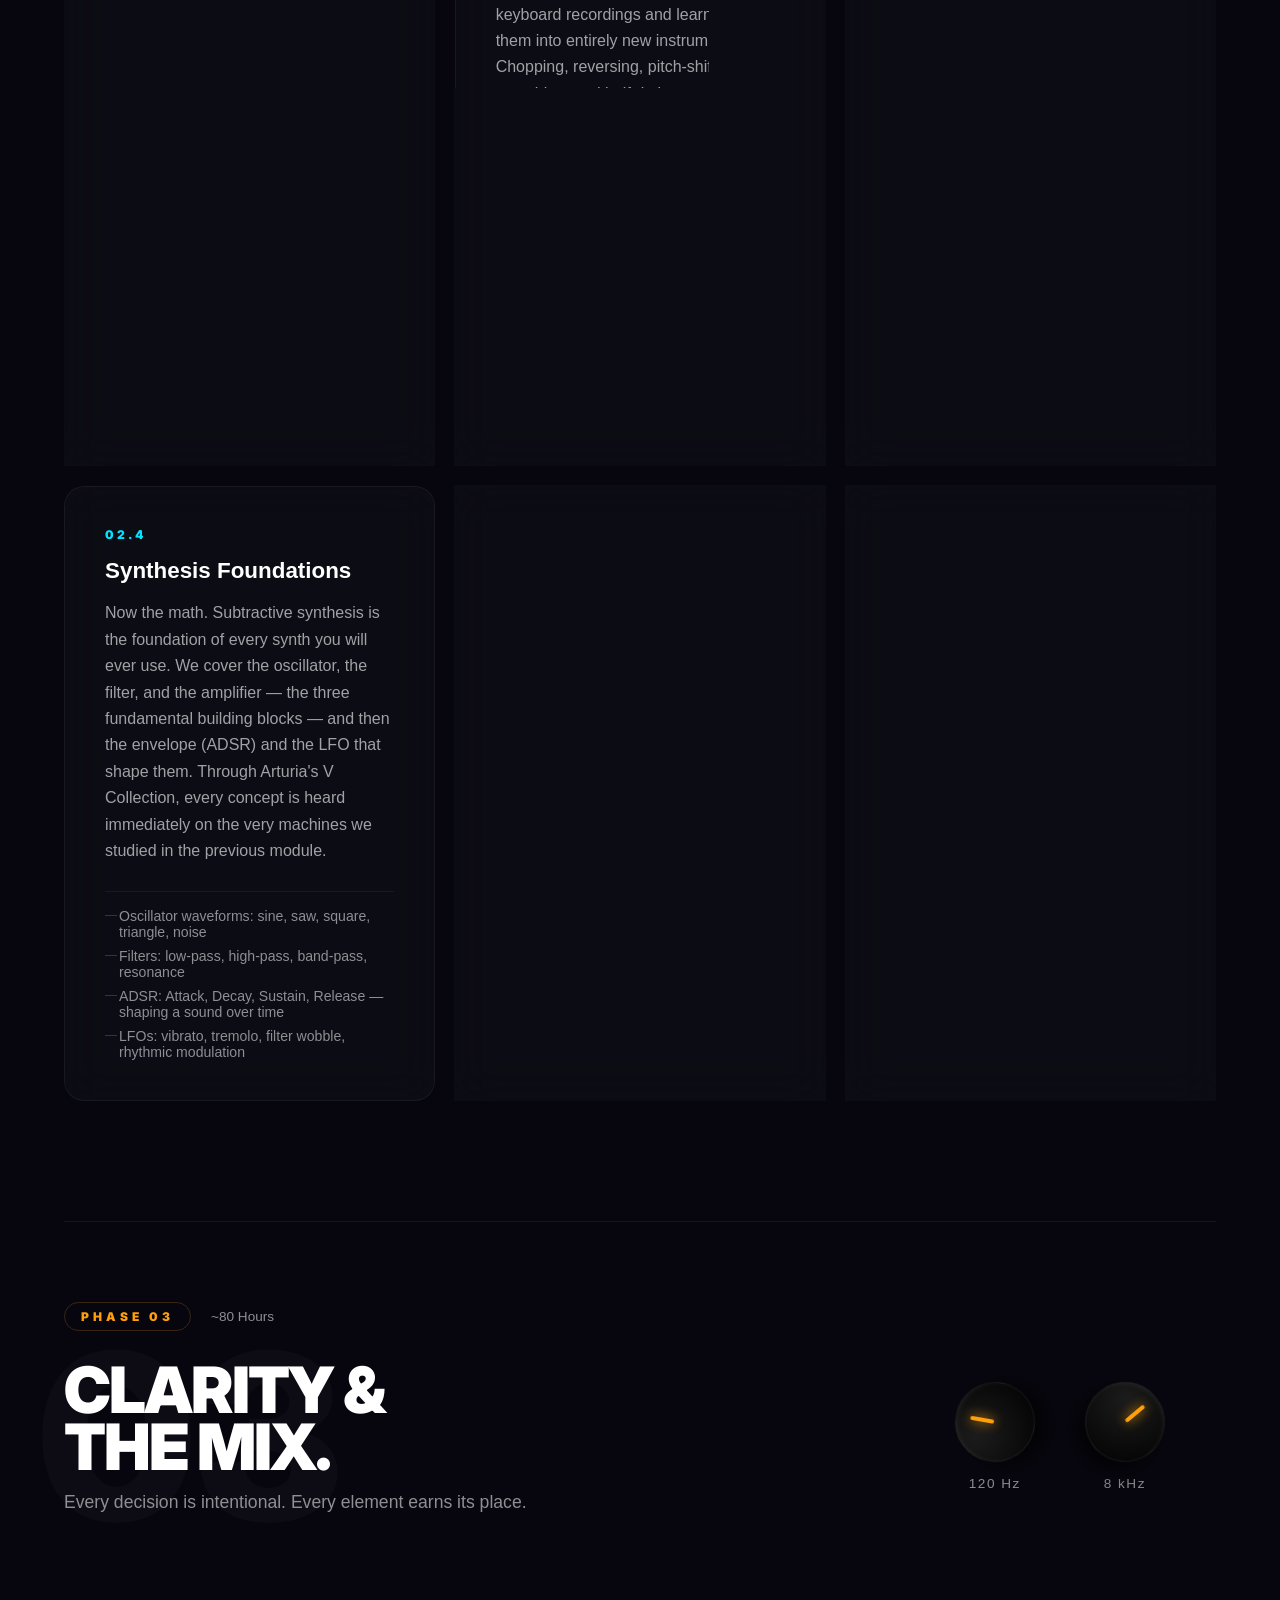
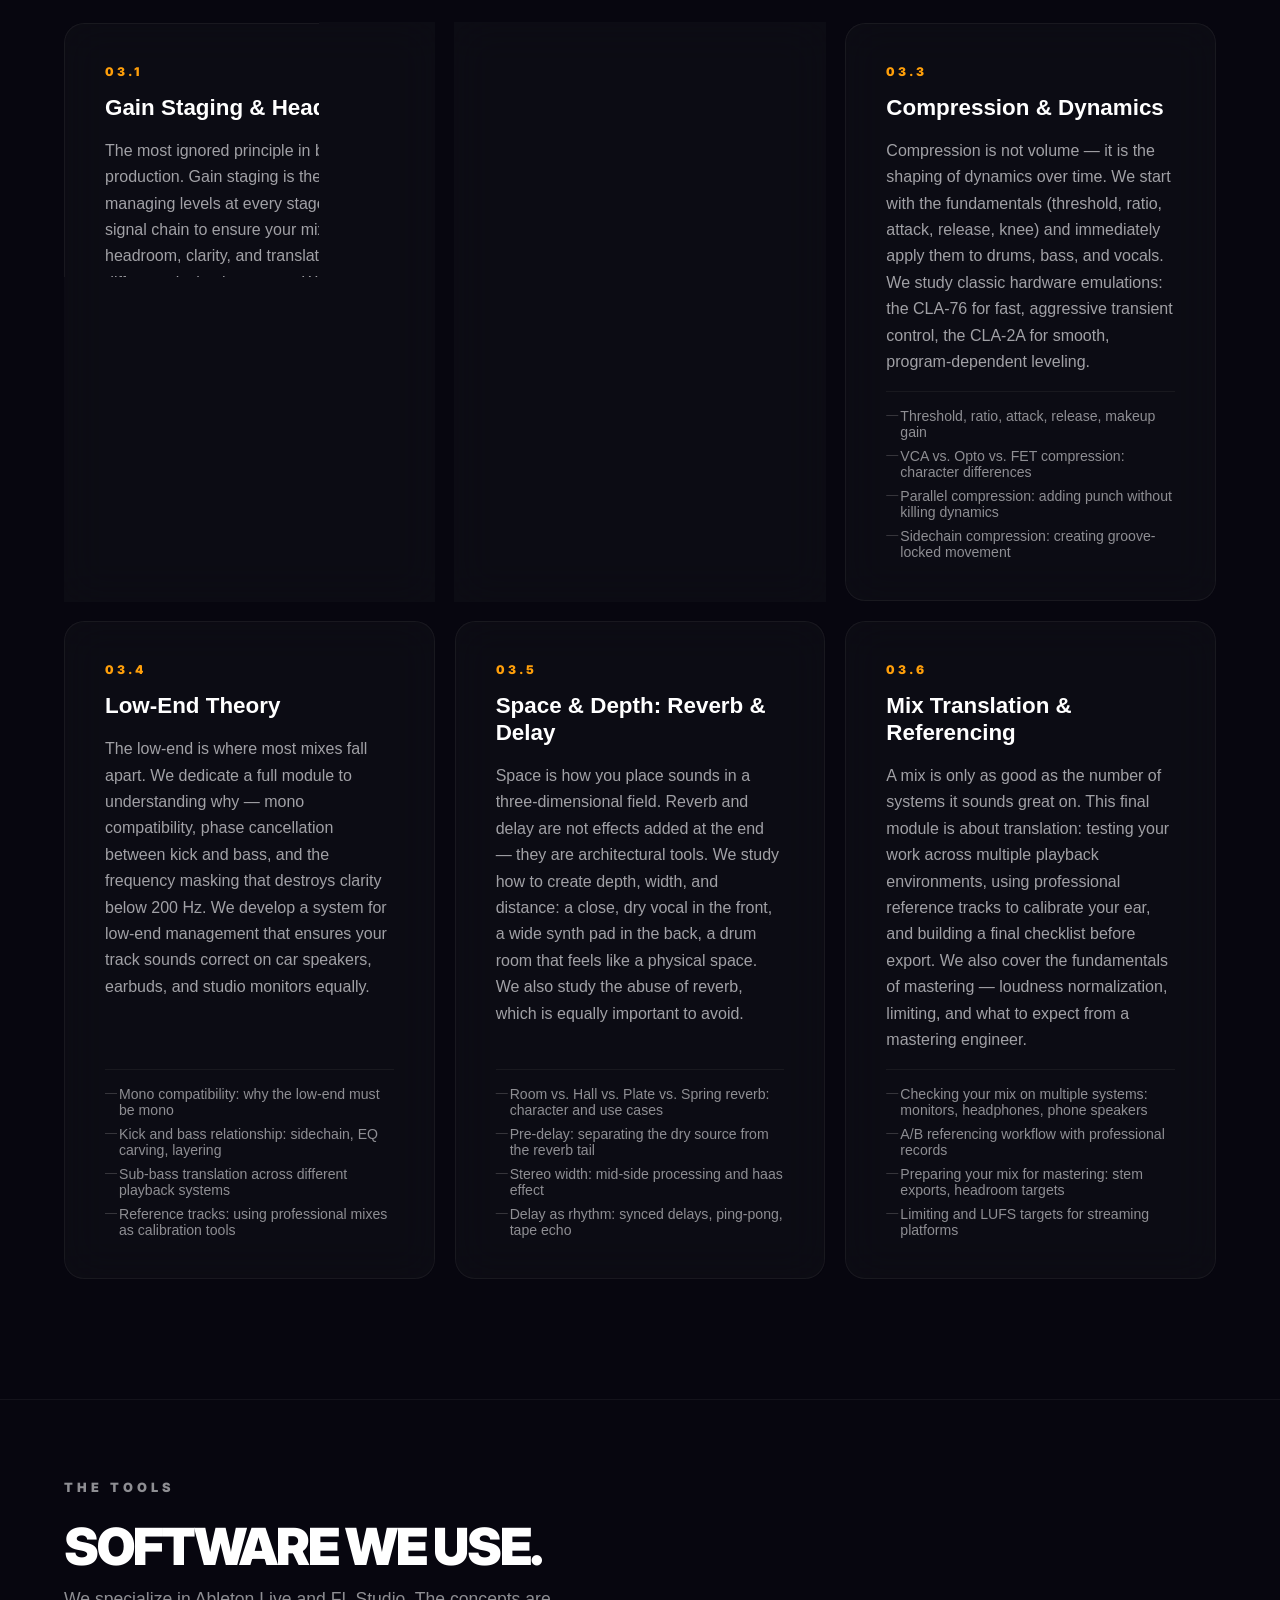
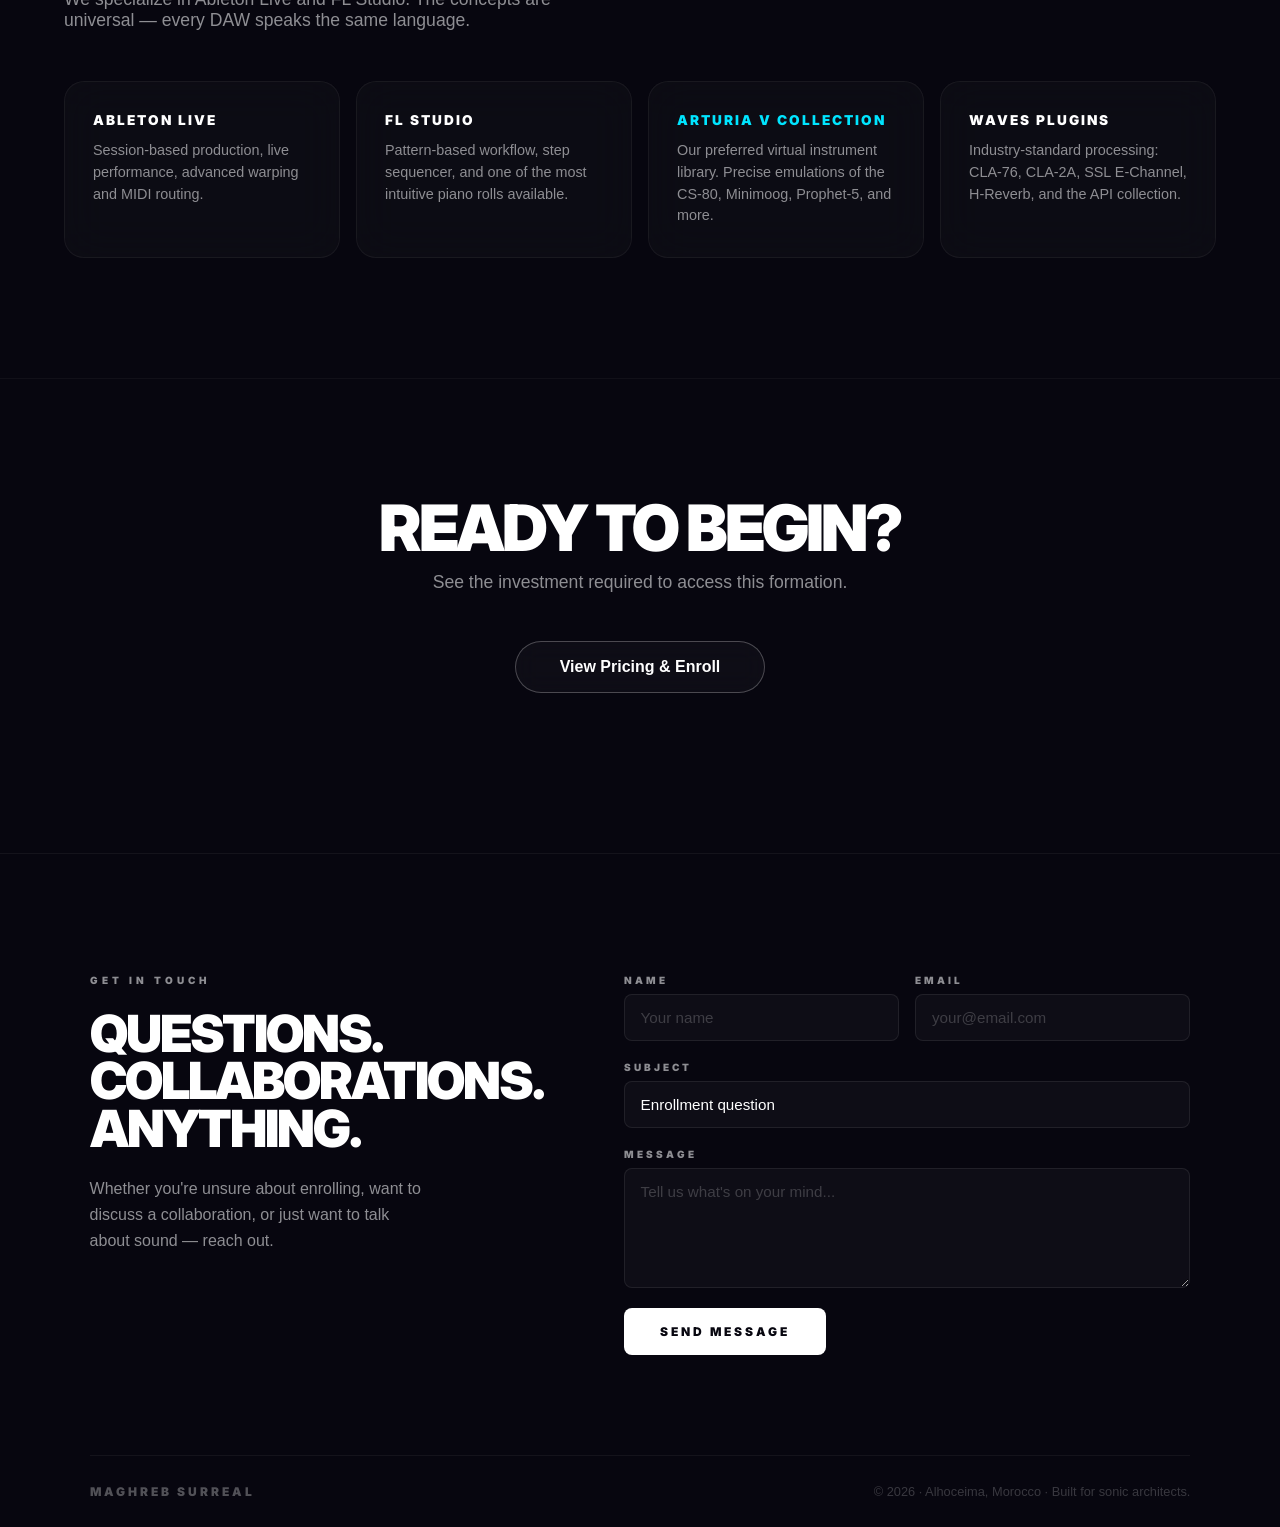
<file: services.html>
<!DOCTYPE html>
<html lang="en">
<head>
    <meta charset="UTF-8">
    <meta name="viewport" content="width=device-width, initial-scale=1.0">
    <title>MAGHREB SURREAL | The Course</title>
    <link rel="stylesheet" href="public/css/services.css">
    <link rel="stylesheet" href="public/css/shared.css">
    <link href="https://fonts.googleapis.com/css2?family=Inter:wght@900&display=swap" rel="stylesheet">
</head>
<body>

    <nav class="topbar">
        <div class="topbar-inner">
            <a href="index.html" class="topbar-logo inter-font">MAGHREB SURREAL</a>
            <div class="topbar-center">
                <a href="services.html" class="topbar-link sf-font active">The Course</a>
                <a href="about-us.html" class="topbar-link sf-font">Our Philosophy</a>
            </div>
            <a href="about-us.html#enroll" class="topbar-enroll sf-font">Enroll</a>
        </div>
    </nav>

    <!-- PAGE HEADER -->
    <header class="page-header scroll-reveal">
        <span class="eyebrow inter-font">THE COURSE</span>
        <h1 class="page-title inter-font">THREE PHASES.<br>ONE ARCHITECT.</h1>
        <p class="page-subtitle sf-font">
            A progress-dependent formation. No fixed semesters. You master a phase before you advance.
            From first note to final mix — an estimated 90 hours of guided architecture.
        </p>
        <div class="header-meta sf-font">
            <div class="meta-item">
                <span class="meta-number inter-font">90+</span>
                <span class="meta-label">Hours of Content</span>
            </div>
            <div class="meta-divider"></div>
            <div class="meta-item">
                <span class="meta-number inter-font">3</span>
                <span class="meta-label">Core Phases</span>
            </div>
            <div class="meta-divider"></div>
            <div class="meta-item">
                <span class="meta-number inter-font">12+</span>
                <span class="meta-label">Modules</span>
            </div>
        </div>
    </header>


    <!-- IMAGE BREAK -->
    <div class="services-img-break scroll-reveal">
        <img src="public/images/services-hero.webp" alt="DAW session and synthesis" class="services-break-photo">
        <div class="services-break-overlay">
            <span class="services-break-caption inter-font">90+ HOURS · 3 PHASES · YOUR PACE</span>
        </div>
    </div>

    <!-- PHASE 01 -->
    <section class="phase-block scroll-reveal" id="phase1">
        <div class="phase-block-header">
            <div class="phase-tag-row">
                <span class="phase-tag inter-font">PHASE 01</span>
                <span class="phase-duration sf-font">~40 Hours</span>
            </div>
            <div class="phase-block-title-row">
                <span class="phase-bg-number inter-font">01</span>
                <div>
                    <h2 class="phase-block-title inter-font">THEORY &<br>KEYBOARD.</h2>
                    <p class="phase-tagline sf-font">Understanding sound before you ever touch a machine.</p>
                </div>
                <div class="phase-visual-right">
                    <div class="minimal-keys scroll-press">
                        <div class="white-key"></div>
                        <div class="black-key bk-1"></div>
                        <div class="white-key"></div>
                        <div class="black-key bk-2"></div>
                        <div class="white-key"></div>
                    </div>
                </div>
            </div>
        </div>

        <div class="modules-grid">

            <div class="module-card glass-panel">
                <span class="module-num inter-font">01.1</span>
                <h3 class="module-title sf-font">The Language of Emotion</h3>
                <p class="module-desc sf-font">We begin with the question nobody asks: why does a minor chord feel sad? You will learn major and minor scales not as formulas, but as emotional tools. We break down intervals, the chromatic scale, and diatonic harmony — building the vocabulary needed to understand any piece of music on earth.</p>
                <ul class="module-topics sf-font">
                    <li>Major &amp; minor scale construction</li>
                    <li>Intervals: whole steps, half steps, tritones</li>
                    <li>The chromatic scale and Western harmony</li>
                    <li>Reading and writing basic notation</li>
                </ul>
            </div>

            <div class="module-card glass-panel">
                <span class="module-num inter-font">01.2</span>
                <h3 class="module-title sf-font">Chord Progressions &amp; Tension</h3>
                <p class="module-desc sf-font">Chords are not static objects — they create movement. This module covers triads, seventh chords, and the emotional geometry of chord progressions. We study the I–IV–V–I framework, modal mixture, and borrowed chords. Every week, we deconstruct a real song's MIDI architecture together.</p>
                <ul class="module-topics sf-font">
                    <li>Triads, 7ths, and extended chords (9th, 11th, 13th)</li>
                    <li>The Nashville Number System</li>
                    <li>Tension and resolution: leading tones, suspensions</li>
                    <li>Weekly song deconstruction (MIDI analysis)</li>
                </ul>
            </div>

            <div class="module-card glass-panel">
                <span class="module-num inter-font">01.3</span>
                <h3 class="module-title sf-font">Keyboard Fluency</h3>
                <p class="module-desc sf-font">Theory without physical application is incomplete. This parallel module runs alongside the theoretical sessions: you will practice scales, chord voicings, and inversions on a real keyboard. The objective is not to become a pianist — it is to become fluent enough that a keyboard becomes your primary compositional tool.</p>
                <ul class="module-topics sf-font">
                    <li>Proper technique, posture, and hand position</li>
                    <li>Two-hand coordination and basic voicings</li>
                    <li>Playing chord progressions in multiple keys</li>
                    <li>Weekly performance: playing a full song by ear</li>
                </ul>
            </div>

            <div class="module-card glass-panel module-card--wide">
                <span class="module-num inter-font">01.4</span>
                <h3 class="module-title sf-font">Rhythm, Groove &amp; Song Structure</h3>
                <p class="module-desc sf-font">Harmony is only one dimension. We cover the mechanics of rhythm: time signatures, syncopation, polyrhythm, and groove. Then we zoom out and study how great records are architecturally structured — verse, chorus, bridge, intro, outro, and the emotional logic that governs when each section appears. By the end of this module, you can reverse-engineer the structure of any song.</p>
                <ul class="module-topics sf-font">
                    <li>Time signatures: 4/4, 3/4, 6/8, and compound meters</li>
                    <li>Syncopation, swing, and the mechanics of groove</li>
                    <li>Standard and non-standard song architectures</li>
                    <li>Analyzing records: from pop to cinematic scoring</li>
                </ul>
            </div>

        </div>
    </section>

    <!-- PHASE 02 -->
    <section class="phase-block scroll-reveal" id="phase2">
        <div class="phase-block-header phase-header--cyan">
            <div class="phase-tag-row">
                <span class="phase-tag cyan-tag inter-font">PHASE 02</span>
                <span class="phase-duration sf-font">~60 Hours</span>
            </div>
            <div class="phase-block-title-row">
                <span class="phase-bg-number inter-font">02</span>
                <div>
                    <h2 class="phase-block-title inter-font">DAWs & SOUND<br>ARCHITECTURE.</h2>
                    <p class="phase-tagline sf-font">From passive listener to active sonic sculptor.</p>
                </div>
                <div class="phase-visual-right">
                    <div class="big-knob scroll-rotate">
                        <div class="knob-indicator cyan-glow"></div>
                    </div>
                </div>
            </div>
        </div>

        <div class="modules-grid">

            <div class="module-card glass-panel">
                <span class="module-num inter-font cyan-num">02.1</span>
                <h3 class="module-title sf-font">Inside the DAW</h3>
                <p class="module-desc sf-font">We demystify the Digital Audio Workstation completely. What is audio routing? What is a track, a bus, a send, a return? We cover the fundamentals of signal flow in Ableton Live and FL Studio — the two DAWs we specialize in — while acknowledging the alternatives: Logic Pro, Pro Tools, Reaper. You will feel completely at home before writing a single note.</p>
                <ul class="module-topics sf-font">
                    <li>Signal flow: audio vs. MIDI, inputs, outputs, routing</li>
                    <li>Ableton Live: Session View, Arrangement View, Clips</li>
                    <li>FL Studio: Channel Rack, Playlist, Mixer architecture</li>
                    <li>DAW comparisons: Logic, Pro Tools, Reaper, Bitwig</li>
                </ul>
            </div>

            <div class="module-card glass-panel">
                <span class="module-num inter-font cyan-num">02.2</span>
                <h3 class="module-title sf-font">Audio Manipulation</h3>
                <p class="module-desc sf-font">Before synthesis, we manipulate what already exists. You will take your own keyboard recordings and learn to warp them into entirely new instruments. Chopping, reversing, pitch-shifting, time-stretching, and half-timing are not effects — they are compositional tools. We will build full pieces using only the audio you recorded in Phase 01.</p>
                <ul class="module-topics sf-font">
                    <li>Warping and time-stretching in Ableton</li>
                    <li>Chop and rearrange: building loops from raw audio</li>
                    <li>Pitch manipulation: formant shifting, transposition</li>
                    <li>Reverse, half-time, and stutter techniques</li>
                </ul>
            </div>

            <div class="module-card glass-panel">
                <span class="module-num inter-font cyan-num">02.3</span>
                <h3 class="module-title sf-font">The Character of Classic Machines</h3>
                <p class="module-desc sf-font">Before we explain how synthesis works mathematically, we want you to feel the difference. This is the bonus section: we listen to the CS-80, the Minimoog Model D, the Oberheim OB-X, the Roland Juno-106. We study why these machines were defining instruments for entire genres. You will learn to identify a synthesizer by ear before you learn to operate one.</p>
                <ul class="module-topics sf-font">
                    <li>The Yamaha CS-80: 8-voice poly, Blade Runner sound</li>
                    <li>The Minimoog Model D: bass dominance, filter character</li>
                    <li>The Roland Juno-106: chorus-driven pads and atmospheres</li>
                    <li>The Oberheim OB-X: string-like pads and warm detuning</li>
                </ul>
            </div>

            <div class="module-card glass-panel">
                <span class="module-num inter-font cyan-num">02.4</span>
                <h3 class="module-title sf-font">Synthesis Foundations</h3>
                <p class="module-desc sf-font">Now the math. Subtractive synthesis is the foundation of every synth you will ever use. We cover the oscillator, the filter, and the amplifier — the three fundamental building blocks — and then the envelope (ADSR) and the LFO that shape them. Through Arturia's V Collection, every concept is heard immediately on the very machines we studied in the previous module.</p>
                <ul class="module-topics sf-font">
                    <li>Oscillator waveforms: sine, saw, square, triangle, noise</li>
                    <li>Filters: low-pass, high-pass, band-pass, resonance</li>
                    <li>ADSR: Attack, Decay, Sustain, Release — shaping a sound over time</li>
                    <li>LFOs: vibrato, tremolo, filter wobble, rhythmic modulation</li>
                </ul>
            </div>

            <div class="module-card glass-panel">
                <span class="module-num inter-font cyan-num">02.5</span>
                <h3 class="module-title sf-font">Timbre &amp; Sound Design</h3>
                <p class="module-desc sf-font">Timbre is why two instruments playing the same note sound completely different. This module goes deep: we study harmonic content, overtones, and why certain sounds feel warm, bright, aggressive, or hollow. Then we apply this knowledge to sound design — no more searching for presets by adjectives. You will learn to build the exact texture you hear in your head from scratch.</p>
                <ul class="module-topics sf-font">
                    <li>Harmonic series and overtone structures</li>
                    <li>Frequency tags: bright, dark, thick, thin, hollow, nasal</li>
                    <li>Layering and stacking: how to build rich, complex timbres</li>
                    <li>Designing pads, leads, basses, and percussive textures from init</li>
                </ul>
            </div>

            <div class="module-card glass-panel">
                <span class="module-num inter-font cyan-num">02.6</span>
                <h3 class="module-title sf-font">Sampling &amp; Creative Manipulation</h3>
                <p class="module-desc sf-font">Sampling is its own art form. We cover the full creative pipeline: finding source material, chopping it into playable instruments, and repitching it into entirely new melodic ideas. We study how Kanye West, J Dilla, and Pete Rock built their sonic identities through sampling, and then we do the same with your own source material.</p>
                <ul class="module-topics sf-font">
                    <li>Sampling workflow: finding, clearing, and manipulating sources</li>
                    <li>Chopping in Simpler (Ableton) and FL Studio's Slicex</li>
                    <li>Repitching samples into melodic instruments</li>
                    <li>Texture sampling: field recordings, room tone, analog warmth</li>
                </ul>
            </div>

        </div>
    </section>

    <!-- PHASE 03 -->
    <section class="phase-block scroll-reveal" id="phase3">
        <div class="phase-block-header phase-header--amber">
            <div class="phase-tag-row">
                <span class="phase-tag amber-tag inter-font">PHASE 03</span>
                <span class="phase-duration sf-font">~80 Hours</span>
            </div>
            <div class="phase-block-title-row">
                <span class="phase-bg-number inter-font">03</span>
                <div>
                    <h2 class="phase-block-title inter-font">CLARITY &<br>THE MIX.</h2>
                    <p class="phase-tagline sf-font">Every decision is intentional. Every element earns its place.</p>
                </div>
                <div class="phase-visual-right eq-knobs-container">
                    <div class="eq-knob-group">
                        <div class="small-knob scroll-rotate-fast">
                            <div class="knob-indicator amber-glow"></div>
                        </div>
                        <span class="hz-label sf-font">120 Hz</span>
                    </div>
                    <div class="eq-knob-group">
                        <div class="small-knob scroll-rotate-slow">
                            <div class="knob-indicator amber-glow"></div>
                        </div>
                        <span class="hz-font sf-font">8 kHz</span>
                    </div>
                </div>
            </div>
        </div>

        <div class="modules-grid">

            <div class="module-card glass-panel">
                <span class="module-num inter-font amber-num">03.1</span>
                <h3 class="module-title sf-font">Gain Staging &amp; Headroom</h3>
                <p class="module-desc sf-font">The most ignored principle in bedroom production. Gain staging is the act of managing levels at every stage of the signal chain to ensure your mix has headroom, clarity, and translation across different playback systems. We unlearn the habit of cranking every fader to 0 dB and rebuild a proper gain structure from scratch.</p>
                <ul class="module-topics sf-font">
                    <li>What headroom is and why it matters for mastering</li>
                    <li>Setting proper input and output levels at each stage</li>
                    <li>Metering: RMS, Peak, LUFS — reading levels correctly</li>
                    <li>Clipping prevention vs. analog saturation</li>
                </ul>
            </div>

            <div class="module-card glass-panel">
                <span class="module-num inter-font amber-num">03.2</span>
                <h3 class="module-title sf-font">EQ: Carving Space</h3>
                <p class="module-desc sf-font">EQ is a surgical tool, not a tone knob. We cover parametric EQ in depth: high-pass filtering, shelf EQ, notch cuts, and presence boosts. We learn the specific frequency ranges that define each element — the weight of a kick, the body of a vocal, the air of a cymbal — and then we carve with intention rather than boosting randomly.</p>
                <ul class="module-topics sf-font">
                    <li>Frequency map: sub, bass, low-mid, mid, high-mid, air</li>
                    <li>High-pass filtering: cleaning up every track, not just bass</li>
                    <li>Surgical cuts vs. broad strokes: when each is appropriate</li>
                    <li>Tonal EQ: using Pultec-style EQ for character and warmth</li>
                </ul>
            </div>

            <div class="module-card glass-panel">
                <span class="module-num inter-font amber-num">03.3</span>
                <h3 class="module-title sf-font">Compression &amp; Dynamics</h3>
                <p class="module-desc sf-font">Compression is not volume — it is the shaping of dynamics over time. We start with the fundamentals (threshold, ratio, attack, release, knee) and immediately apply them to drums, bass, and vocals. We study classic hardware emulations: the CLA-76 for fast, aggressive transient control, the CLA-2A for smooth, program-dependent leveling.</p>
                <ul class="module-topics sf-font">
                    <li>Threshold, ratio, attack, release, makeup gain</li>
                    <li>VCA vs. Opto vs. FET compression: character differences</li>
                    <li>Parallel compression: adding punch without killing dynamics</li>
                    <li>Sidechain compression: creating groove-locked movement</li>
                </ul>
            </div>

            <div class="module-card glass-panel">
                <span class="module-num inter-font amber-num">03.4</span>
                <h3 class="module-title sf-font">Low-End Theory</h3>
                <p class="module-desc sf-font">The low-end is where most mixes fall apart. We dedicate a full module to understanding why — mono compatibility, phase cancellation between kick and bass, and the frequency masking that destroys clarity below 200 Hz. We develop a system for low-end management that ensures your track sounds correct on car speakers, earbuds, and studio monitors equally.</p>
                <ul class="module-topics sf-font">
                    <li>Mono compatibility: why the low-end must be mono</li>
                    <li>Kick and bass relationship: sidechain, EQ carving, layering</li>
                    <li>Sub-bass translation across different playback systems</li>
                    <li>Reference tracks: using professional mixes as calibration tools</li>
                </ul>
            </div>

            <div class="module-card glass-panel">
                <span class="module-num inter-font amber-num">03.5</span>
                <h3 class="module-title sf-font">Space &amp; Depth: Reverb &amp; Delay</h3>
                <p class="module-desc sf-font">Space is how you place sounds in a three-dimensional field. Reverb and delay are not effects added at the end — they are architectural tools. We study how to create depth, width, and distance: a close, dry vocal in the front, a wide synth pad in the back, a drum room that feels like a physical space. We also study the abuse of reverb, which is equally important to avoid.</p>
                <ul class="module-topics sf-font">
                    <li>Room vs. Hall vs. Plate vs. Spring reverb: character and use cases</li>
                    <li>Pre-delay: separating the dry source from the reverb tail</li>
                    <li>Stereo width: mid-side processing and haas effect</li>
                    <li>Delay as rhythm: synced delays, ping-pong, tape echo</li>
                </ul>
            </div>

            <div class="module-card glass-panel">
                <span class="module-num inter-font amber-num">03.6</span>
                <h3 class="module-title sf-font">Mix Translation &amp; Referencing</h3>
                <p class="module-desc sf-font">A mix is only as good as the number of systems it sounds great on. This final module is about translation: testing your work across multiple playback environments, using professional reference tracks to calibrate your ear, and building a final checklist before export. We also cover the fundamentals of mastering — loudness normalization, limiting, and what to expect from a mastering engineer.</p>
                <ul class="module-topics sf-font">
                    <li>Checking your mix on multiple systems: monitors, headphones, phone speakers</li>
                    <li>A/B referencing workflow with professional records</li>
                    <li>Preparing your mix for mastering: stem exports, headroom targets</li>
                    <li>Limiting and LUFS targets for streaming platforms</li>
                </ul>
            </div>

        </div>
    </section>

    <!-- TOOLS SECTION -->
    <section class="tools-section scroll-reveal">
        <div class="tools-inner">
            <span class="eyebrow inter-font">THE TOOLS</span>
            <h2 class="tools-title inter-font">SOFTWARE WE USE.</h2>
            <p class="tools-desc sf-font">We specialize in Ableton Live and FL Studio. The concepts are universal — every DAW speaks the same language.</p>
            <div class="tools-grid">
                <div class="tool-card glass-panel">
                    <span class="tool-name inter-font">ABLETON LIVE</span>
                    <p class="tool-role sf-font">Session-based production, live performance, advanced warping and MIDI routing.</p>
                </div>
                <div class="tool-card glass-panel">
                    <span class="tool-name inter-font">FL STUDIO</span>
                    <p class="tool-role sf-font">Pattern-based workflow, step sequencer, and one of the most intuitive piano rolls available.</p>
                </div>
                <div class="tool-card glass-panel">
                    <span class="tool-name inter-font cyan-text">ARTURIA V COLLECTION</span>
                    <p class="tool-role sf-font">Our preferred virtual instrument library. Precise emulations of the CS-80, Minimoog, Prophet-5, and more.</p>
                </div>
                <div class="tool-card glass-panel">
                    <span class="tool-name inter-font">WAVES PLUGINS</span>
                    <p class="tool-role sf-font">Industry-standard processing: CLA-76, CLA-2A, SSL E-Channel, H-Reverb, and the API collection.</p>
                </div>
            </div>
        </div>
    </section>

    <!-- CTA STRIP -->
    <section class="cta-strip scroll-reveal">
        <h2 class="cta-title inter-font">READY TO BEGIN?</h2>
        <p class="cta-sub sf-font">See the investment required to access this formation.</p>
        <a href="about-us.html#enroll" class="btn-cta sf-font glass-pill">View Pricing & Enroll</a>
    </section>


    <!-- CONTACT FOOTER -->
    <footer class="contact-footer" id="contact">
        <div class="contact-inner">
            <div class="contact-left">
                <span class="contact-eyebrow inter-font">GET IN TOUCH</span>
                <h2 class="contact-title inter-font">QUESTIONS.<br>COLLABORATIONS.<br>ANYTHING.</h2>
                <p class="contact-sub sf-font">Whether you're unsure about enrolling, want to discuss a collaboration, or just want to talk about sound — reach out.</p>
            </div>
            <form class="contact-form" onsubmit="handleSubmit(event)">
                <div class="form-row">
                    <div class="form-group">
                        <label class="form-label inter-font" for="s-name">NAME</label>
                        <input type="text" id="s-name" class="form-input sf-font" placeholder="Your name" required>
                    </div>
                    <div class="form-group">
                        <label class="form-label inter-font" for="s-email">EMAIL</label>
                        <input type="email" id="s-email" class="form-input sf-font" placeholder="your@email.com" required>
                    </div>
                </div>
                <div class="form-group">
                    <label class="form-label inter-font" for="s-subject">SUBJECT</label>
                    <select id="s-subject" class="form-input form-select sf-font">
                        <option value="enroll">Enrollment question</option>
                        <option value="collab">Collaboration</option>
                        <option value="other">Something else</option>
                    </select>
                </div>
                <div class="form-group">
                    <label class="form-label inter-font" for="s-msg">MESSAGE</label>
                    <textarea id="s-msg" class="form-input form-textarea sf-font" placeholder="Tell us what's on your mind..." rows="5" required></textarea>
                </div>
                <button type="submit" class="form-submit inter-font">SEND MESSAGE</button>
                <p class="form-success sf-font" id="form-success-services" style="display:none">Message sent. We'll be in touch.</p>
            </form>
        </div>
        <div class="footer-bottom">
            <span class="footer-logo inter-font">MAGHREB SURREAL</span>
            <span class="footer-copy sf-font">© 2026 · Alhoceima, Morocco · Built for sonic architects.</span>
        </div>
    </footer>

    <script>
    function handleSubmit(e) {
        e.preventDefault();
        const success = e.target.querySelector('.form-success');
        success.style.display = 'block';
        e.target.reset();
        setTimeout(() => { success.style.display = 'none'; }, 4000);
    }
    </script>
</body>
</html>
</file>
<file: public/css/index.css>
/* ==========================================================
   MAGHREB SURREAL — Premium Clean Unified Architecture
   Design Language: Pure Black, Apple Glassmorphism, Sharp Typography
   ========================================================== */

/* --- RESET & DESIGN VARIABLES --- */
*,
*::before,
*::after {
    margin: 0;
    padding: 0;
    box-sizing: border-box;
}

:root {
    --bg-dark: #07060f;
    --text-pure: #ffffff;
    --text-ash: #8e8e93;
    /* Apple standard crisp gray */
    --logic-cyan: #00E5FF;
    /* Floating instrument accents */
    --logic-amber: #FF9F0A;
    user-select: none;
}

html {
    scroll-behavior: smooth;
}

body {
    background-color: var(--bg-dark);
    color: var(--text-pure);
    overflow-x: hidden;
    -webkit-font-smoothing: antialiased;
    -moz-osx-font-smoothing: grayscale;
}

a {
    text-decoration: none;
    color: inherit;
}

/* --- SYSTEM TYPOGRAPHY --- */
.inter-font {
    font-family: 'Inter', -apple-system, sans-serif;
    font-weight: 900;
}

.sf-font {
    font-family: -apple-system, BlinkMacSystemFont, "SF Pro Display", "SF Pro Text", "Helvetica Neue", sans-serif;
}


/* ==========================================================
   GLASSMORPHIC CORNER NAVIGATION
   ========================================================== */
.corner-nav {
    position: fixed;
    top: 0;
    left: 0;
    width: 100vw;
    height: 100vh;
    pointer-events: none;
    z-index: 200;
}

.nav-item {
    position: absolute;
    padding: 30px;
    pointer-events: auto;
    text-transform: uppercase;
    font-size: 11px;
    letter-spacing: 2px;
    font-weight: 600;
}

.top-left {
    top: 0;
    left: 0;
}

.top-right {
    top: 0;
    right: 0;
}

.bottom-left {
    bottom: 0;
    left: 0;
}

.bottom-right {
    bottom: 0;
    right: 0;
}

.logo {
    font-size: 16px;
    letter-spacing: 4px;
    text-shadow: 0 0 20px rgba(0, 0, 0, 0.5);
}

/* Apple Premium Blur Pill Formulation */
.glass-pill {
    background: rgba(255, 255, 255, 0.03);
    backdrop-filter: blur(12px);
    -webkit-backdrop-filter: blur(12px);
    border: 1px solid rgba(255, 255, 255, 0.08);
    padding: 12px 24px;
    border-radius: 30px;
    color: var(--text-ash);
    transition: all 0.4s cubic-bezier(0.25, 1, 0.5, 1);
}

.glass-pill:hover {
    background: rgba(255, 255, 255, 0.1);
    color: var(--text-pure);
    border-color: rgba(255, 255, 255, 0.2);
}

.btn-enroll.glass-pill {
    border: 1px solid rgba(255, 255, 255, 0.2);
    color: var(--text-pure);
}

.btn-enroll.glass-pill:hover {
    background: var(--text-pure);
    color: var(--bg-dark);
}


/* ==========================================================
   CINEMATIC FULL-COLOR HERO BLEND
   ========================================================== */
.hero-canvas {
    position: relative;
    width: 100vw;
    height: 100vh;
    display: flex;
    justify-content: center;
    align-items: center;
    text-align: center;
}

.hero-image-wrapper {
    position: absolute;
    inset: 0;
    z-index: 1;
    background: var(--bg-dark);
}

.hero-img {
    width: 100%;
    height: 100%;
    object-fit: cover;
    opacity: 0.55;
    filter: contrast(115%) saturate(125%);
}

.hero-gradient-mask {
    position: absolute;
    inset: 0;
    /* Soft atmospheric bleeding into pure deep black */
    background: radial-gradient(circle at center, transparent 45%, var(--bg-dark) 85%),
        linear-gradient(to bottom, rgba(3, 3, 3, 0.2) 50%, var(--bg-dark) 100%);
}

.hero-content {
    position: relative;
    z-index: 10;
    padding: 0 24px;
}

.hero-title {
    font-size: clamp(3.5rem, 9.5vw, 10.5rem);
    line-height: 0.85;
    letter-spacing: -4px;
    text-transform: uppercase;
    margin: 70px 0px;
    color: var(--text-pure);
    text-shadow: 0 20px 50px rgba(0, 0, 0, 0.9);
}

.hero-subtitle {
    font-size: clamp(1rem, 2vw, 1.25rem);
    color: var(--text-ash);
    max-width: 620px;
    margin: 0 auto;
    line-height: 1.55;
    font-weight: 400;
}

/* Clear Purpose Command Call-To-Action */
.hero-cta {
    margin-top: 48px;
}

.btn-hero {
    display: inline-block;
    font-size: 1.1rem;
    font-weight: 600;
    padding: 16px 42px;
    background: rgba(255, 255, 255, 0.06);
    border: 1px solid rgba(255, 255, 255, 0.25);
    color: var(--text-pure);
    letter-spacing: 0.5px;
}

.btn-hero:hover {
    background: var(--text-pure);
    color: var(--bg-dark);
    box-shadow: 0 12px 35px rgba(255, 255, 255, 0.18);
    transform: translateY(-2px);
}


/* ==========================================================
   PEDAGOGICAL CHRONOLOGICAL PHASES
   ========================================================== */
.phases-section {
    padding: 140px 6vw 200px;
    max-width: 1300px;
    margin: 0 auto;
}

.phase-item {
    position: relative;
    display: grid;
    grid-template-columns: 1.1fr 0.9fr;
    gap: 100px;
    padding: 140px 0;
    border-bottom: 1px solid rgba(255, 255, 255, 0.04);
    align-items: center;
}

/* Massive Editorial Watermark Numbers */
.phase-number {
    position: absolute;
    top: 50%;
    left: -2vw;
    transform: translateY(-50%);
    font-size: clamp(12rem, 22vw, 20rem);
    line-height: 0.75;
    color: var(--text-pure);
    opacity: 0.025;
    z-index: 0;
    pointer-events: none;
}

.phase-text-content {
    position: relative;
    z-index: 2;
}

/* Technical Structure Labels */
.phase-label {
    display: inline-block;
    font-size: 0.8rem;
    letter-spacing: 4px;
    color: var(--text-ash);
    margin-bottom: 16px;
    border-bottom: 1px solid rgba(255, 255, 255, 0.08);
    padding-bottom: 6px;
}

.phase-title {
    font-size: clamp(2rem, 4vw, 3.2rem);
    font-weight: 600;
    letter-spacing: -1px;
    margin-bottom: 22px;
    color: var(--text-pure);
}

.phase-desc {
    font-size: 1.15rem;
    color: var(--text-ash);
    line-height: 1.65;
    font-weight: 400;
}


/* ==========================================================
   FLOATING HARDWARE CONTROLS (NO BACKGROUND CANVAS HOUSINGS)
   ========================================================== */
.visual-floating {
    position: relative;
    z-index: 2;
    display: flex;
    justify-content: center;
    align-items: center;
    height: 100%;
}

/* 1. Minimal 3-Key Board Piece */
.minimal-keys {
    display: flex;
    gap: 4px;
    position: relative;
    transform-origin: top center;
}

.white-key {
    width: 34px;
    height: 130px;
    background: rgba(255, 255, 255, 0.08);
    border-radius: 0 0 6px 6px;
    border: 1px solid rgba(255, 255, 255, 0.04);
    backdrop-filter: blur(5px);
    -webkit-backdrop-filter: blur(5px);
}

.black-key {
    position: absolute;
    width: 20px;
    height: 76px;
    background: #000000;
    border-radius: 0 0 4px 4px;
    border: 1px solid #1a1a1a;
    box-shadow: 0 8px 20px rgba(0, 0, 0, 0.85);
    z-index: 2;
}

.black-key:nth-child(2) {
    left: 24px;
}

.black-key:nth-child(4) {
    left: 62px;
}

/* 2. Isolated Heavy Architecture Knob */
.big-knob {
    width: 140px;
    height: 140px;
    border-radius: 50%;
    background: radial-gradient(circle at 30% 30%, #252525, #030303);
    border: 1px solid rgba(255, 255, 255, 0.08);
    box-shadow: 0 25px 45px rgba(0, 0, 0, 0.9), inset 0 2px 4px rgba(255, 255, 255, 0.1);
    position: relative;
}

.knob-indicator {
    position: absolute;
    top: 14px;
    left: 50%;
    width: 4px;
    height: 24px;
    transform: translateX(-50%);
    border-radius: 2px;
}

.cyan-glow {
    background: var(--logic-cyan);
    box-shadow: 0 0 14px var(--logic-cyan);
}

/* 3. Dual EQ Configurations with Hz Markers */
.eq-knobs-container {
    display: flex;
    gap: 60px;
}

.eq-knob-group {
    display: flex;
    flex-direction: column;
    align-items: center;
    gap: 16px;
}

.small-knob {
    width: 84px;
    height: 84px;
    border-radius: 50%;
    background: radial-gradient(circle at 30% 30%, #1c1c1c, #000000);
    border: 1px solid rgba(255, 255, 255, 0.06);
    box-shadow: 0 12px 25px rgba(0, 0, 0, 0.85), inset 0 2px 4px rgba(255, 255, 255, 0.05);
    position: relative;
}

.amber-glow {
    background: var(--logic-amber);
    box-shadow: 0 0 12px var(--logic-amber);
}

.hz-label {
    font-size: 0.9rem;
    color: var(--text-ash);
    letter-spacing: 1.5px;
    font-weight: 500;
}


/* ==========================================================
   SCROLL-DRIVEN MOTION MATHEMATICS (PURE CSS KINETICS)
   ========================================================== */

@keyframes smoothReveal {
    0% {
        opacity: 0;
        transform: translateY(45px);
    }

    100% {
        opacity: 1;
        transform: translateY(0);
    }
}

.scroll-reveal {
    animation: smoothReveal linear both;
    animation-timeline: view();
    animation-range: entry 8% cover 28%;
}

@keyframes physicalPress {
    0% {
        transform: perspective(400px) rotateX(0deg);
    }

    100% {
        transform: perspective(400px) rotateX(-12deg);
    }
}

.scroll-press {
    animation: physicalPress linear both;
    animation-timeline: view();
}

@keyframes sweepStandard {
    0% {
        transform: rotate(-120deg);
    }

    100% {
        transform: rotate(120deg);
    }
}

.scroll-rotate {
    animation: sweepStandard linear both;
    animation-timeline: view();
    animation-range: cover 5% cover 95%;
}

@keyframes sweepFast {
    0% {
        transform: rotate(-80deg);
    }

    100% {
        transform: rotate(140deg);
    }
}

.scroll-rotate-fast {
    animation: sweepFast linear both;
    animation-timeline: view();
}

@keyframes sweepCounter {
    0% {
        transform: rotate(50deg);
    }

    100% {
        transform: rotate(-55deg);
    }
}

.scroll-rotate-slow {
    animation: sweepCounter linear both;
    animation-timeline: view();
}


/* ==========================================================
   RESPONSIVE LAYOUT BREAKPOINTS
   ========================================================== */

@media (max-width: 980px) {
    .phases-section {
        padding: 80px 40px;
    }

    .phase-item {
        grid-template-columns: 1fr;
        gap: 60px;
        padding: 90px 0;
    }

    .phase-number {
        font-size: 14rem;
        top: 20%;
    }

    .visual-floating {
        justify-content: flex-start;
        padding-left: 10px;
        height: 160px;
    }
}

@media (max-width: 640px) {

    /* Safe hide on corner elements to maintain layout sanitation on small display engines */
    .bottom-left,
    .bottom-right {
        display: none;
    }

    .nav-item {
        padding: 20px;
    }

    .logo {
        font-size: 14px;
    }

    .phases-section {
        padding: 60px 24px;
    }

    .phase-number {
        display: none;
    }

    /* Complete sanitization for mobile noise Reduction */
}
/* ==========================================================
   INDEX-SPECIFIC ADDITIONS
   Base styles remain in index.css (unchanged).
   This file adds the topbar, image breaks, new sections.
   ========================================================== */

/* Offset body so topbar doesn't cover hero start */
body { padding-top: 0; }
.hero-canvas { /* already full viewport, topbar overlays fine */ }

/* ---- IDENTITY SECTION ---- */
.identity-section {
    padding: 140px 7vw 120px;
    border-bottom: 1px solid rgba(255,255,255,0.04);
}
.identity-inner { max-width: 1300px; margin: 0 auto; }
.identity-eyebrow {
    font-size: 10px;
    letter-spacing: 4px;
    color: var(--text-ash);
    display: block;
    margin-bottom: 40px;
    text-transform: uppercase;
}
.identity-grid {
    display: grid;
    grid-template-columns: 1fr 1fr;
    gap: 80px;
    align-items: start;
}
.identity-headline {
    font-size: clamp(1.8rem, 3.5vw, 3rem);
    line-height: 1.0;
    letter-spacing: -1.5px;
}
.identity-col-right {
    font-size: 1.1rem;
    color: #c0c0c5;
    line-height: 1.75;
    font-weight: 300;
}
.identity-col-right p { margin-bottom: 22px; }
.identity-col-right p:last-of-type { margin-bottom: 24px; }
.identity-link {
    font-size: 0.95rem;
    color: var(--text-ash);
    letter-spacing: 0.3px;
    border-bottom: 1px solid rgba(255,255,255,0.1);
    padding-bottom: 2px;
    transition: color 0.2s, border-color 0.2s;
}
.identity-link:hover { color: var(--text-pure); border-color: rgba(255,255,255,0.3); }

/* ---- IMAGE BREAKS ---- */
.img-break {
    position: relative;
    width: 100%;
    height: 52vh;
    min-height: 300px;
    overflow: hidden;
}
.img-break--tall { height: 75vh; min-height: 460px; }
.img-break-photo {
    width: 100%; height: 100%;
    object-fit: cover;
    filter: brightness(0.42) contrast(108%) saturate(75%);
    transition: transform 10s ease;
    will-change: transform;
}
.img-break:hover .img-break-photo { transform: scale(1.025); }

.img-break-overlay {
    position: absolute;
    bottom: 40px; left: 7vw; right: 7vw;
    pointer-events: none;
}
.img-break-overlay--center {
    bottom: auto; left: 50%; top: 50%;
    transform: translate(-50%, -50%);
    text-align: center;
    width: 78%;
    max-width: 780px;
}
.img-break-caption {
    font-size: 11px;
    letter-spacing: 4px;
    color: rgba(255,255,255,0.35);
    text-transform: uppercase;
}
.img-break-headline {
    font-size: clamp(2rem, 5vw, 4.5rem);
    line-height: 0.9;
    letter-spacing: -2px;
    margin-bottom: 20px;
    text-shadow: 0 4px 40px rgba(0,0,0,0.7);
}
.img-break-sub {
    font-size: 1.05rem;
    color: rgba(255,255,255,0.58);
    line-height: 1.65;
    font-weight: 300;
    max-width: 560px;
    margin: 0 auto;
}

/* ---- PHASE MORE LINK ---- */
.phase-more {
    display: inline-block;
    margin-top: 20px;
    font-size: 0.92rem;
    color: var(--text-ash);
    letter-spacing: 0.3px;
    border-bottom: 1px solid rgba(255,255,255,0.1);
    padding-bottom: 2px;
    transition: color 0.2s, border-color 0.2s;
}
.phase-more:hover { color: var(--text-pure); border-color: rgba(255,255,255,0.3); }

/* ---- STATS ROW ---- */
.stats-section {
    padding: 80px 7vw;
    border-top: 1px solid rgba(255,255,255,0.04);
    border-bottom: 1px solid rgba(255,255,255,0.04);
}
.stats-inner {
    display: flex;
    align-items: center;
    justify-content: center;
    gap: 60px;
    max-width: 1000px;
    margin: 0 auto;
    flex-wrap: wrap;
}
.stat-item {
    display: flex;
    flex-direction: column;
    align-items: center;
    gap: 10px;
    text-align: center;
}
.stat-number {
    font-size: clamp(3rem, 6vw, 5rem);
    line-height: 1;
    letter-spacing: -3px;
}
.stat-label {
    font-size: 10px;
    letter-spacing: 2px;
    color: var(--text-ash);
    max-width: 160px;
    line-height: 1.5;
}
.stat-divider {
    width: 1px;
    height: 70px;
    background: rgba(255,255,255,0.06);
    flex-shrink: 0;
}

/* ---- INDEX BOTTOM CTA ---- */
.index-cta {
    padding: 140px 7vw 160px;
    text-align: center;
    border-top: 1px solid rgba(255,255,255,0.04);
}
.index-cta-inner { max-width: 660px; margin: 0 auto; }
.index-cta-title {
    font-size: clamp(2.5rem, 5.5vw, 5rem);
    line-height: 0.9;
    letter-spacing: -3px;
    margin-bottom: 14px;
}
.index-cta-sub {
    font-size: 1.1rem;
    color: var(--text-ash);
    margin-bottom: 44px;
    line-height: 1.5;
    font-weight: 300;
}
.index-cta-btns {
    display: flex;
    align-items: center;
    justify-content: center;
    gap: 16px;
    flex-wrap: wrap;
}
.btn-outline {
    font-size: 15px;
    font-weight: 500;
    padding: 14px 32px;
    display: inline-block;
}
.btn-fill {
    display: inline-block;
    font-size: 15px;
    font-weight: 600;
    padding: 14px 32px;
    background: #fff;
    color: var(--bg-dark);
    border-radius: 30px;
    transition: opacity 0.2s, transform 0.15s, box-shadow 0.2s;
    letter-spacing: 0.3px;
}
.btn-fill:hover {
    opacity: 0.9;
    transform: translateY(-1px);
    box-shadow: 0 8px 28px rgba(255,255,255,0.14);
}

/* ---- RESPONSIVE ---- */
@media (max-width: 900px) {
    .identity-grid { grid-template-columns: 1fr; gap: 36px; }
    .stat-divider { display: none; }
    .stats-inner { gap: 40px; }
}
@media (max-width: 640px) {
    .identity-section { padding: 90px 24px 80px; }
    .index-cta { padding: 90px 24px 120px; }
    .index-cta-btns { flex-direction: column; align-items: stretch; }
    .btn-outline, .btn-fill { text-align: center; }
}
</file>
<file: public/css/shared.css>
/* ==========================================================
   SHARED: TOPBAR + CONTACT FOOTER
   Include this in index.css, about-us.css, services.css
   ========================================================== */

/* ---- TOPBAR ---- */
.topbar {
    position: fixed;
    top: 0;
    left: 0;
    right: 0;
    height: 54px;
    z-index: 500;
    background: rgba(7, 6, 15, 0.82);
    backdrop-filter: blur(18px);
    -webkit-backdrop-filter: blur(18px);
    border-bottom: 1px solid rgba(255, 255, 255, 0.045);
}

.topbar-inner {
    display: flex;
    align-items: center;
    justify-content: space-between;
    height: 100%;
    padding: 0 36px;
    max-width: 1440px;
    margin: 0 auto;
    gap: 24px;
}

.topbar-logo {
    font-size: 13px;
    letter-spacing: 3.5px;
    color: #fff;
    white-space: nowrap;
    flex-shrink: 0;
}

.topbar-center {
    display: flex;
    align-items: center;
    gap: 36px;
    position: absolute;
    left: 50%;
    transform: translateX(-50%);
}

.topbar-link {
    font-size: 13px;
    font-weight: 400;
    color: #8e8e93;
    letter-spacing: 0.3px;
    transition: color 0.2s;
    white-space: nowrap;
}

.topbar-link:hover {
    color: #fff;
}

.topbar-link.active {
    color: #fff;
}

.topbar-enroll {
    font-size: 13px;
    font-weight: 600;
    color: #fff;
    background: rgba(255, 255, 255, 0.07);
    border: 1px solid rgba(255, 255, 255, 0.18);
    padding: 8px 22px;
    border-radius: 22px;
    transition: background 0.25s, border-color 0.25s, transform 0.15s, box-shadow 0.25s;
    white-space: nowrap;
    letter-spacing: 0.4px;
    flex-shrink: 0;
}

.topbar-enroll:hover {
    background: #fff;
    color: #07060f;
    border-color: #fff;
    transform: translateY(-1px);
    box-shadow: 0 6px 24px rgba(255, 255, 255, 0.15);
}

/* ---- CONTACT FOOTER ---- */
.contact-footer {
    padding: 120px 7vw 0;
    border-top: 1px solid rgba(255, 255, 255, 0.05);
    background: var(--bg-dark, #07060f);
}

.contact-inner {
    display: grid;
    grid-template-columns: 1fr 1.4fr;
    gap: 80px;
    max-width: 1200px;
    margin: 0 auto;
    padding-bottom: 100px;
    border-bottom: 1px solid rgba(255, 255, 255, 0.05);
}

.contact-eyebrow {
    font-size: 10px;
    letter-spacing: 4px;
    color: #8e8e93;
    display: block;
    margin-bottom: 24px;
    text-transform: uppercase;
}

.contact-title {
    font-size: clamp(2rem, 4vw, 3.5rem);
    line-height: 0.92;
    letter-spacing: -2px;
    margin-bottom: 24px;
}

.contact-sub {
    font-size: 1rem;
    color: #8e8e93;
    line-height: 1.65;
    font-weight: 300;
    max-width: 340px;
}

.contact-form {
    display: flex;
    flex-direction: column;
    gap: 20px;
}

.form-row {
    display: grid;
    grid-template-columns: 1fr 1fr;
    gap: 16px;
}

.form-group {
    display: flex;
    flex-direction: column;
    gap: 8px;
}

.form-label {
    font-size: 10px;
    letter-spacing: 3px;
    color: #8e8e93;
}

.form-input {
    background: rgba(255, 255, 255, 0.03);
    border: 1px solid rgba(255, 255, 255, 0.08);
    color: #fff;
    padding: 14px 16px;
    font-size: 0.95rem;
    border-radius: 8px;
    outline: none;
    transition: border-color 0.2s, background 0.2s;
    font-family: -apple-system, BlinkMacSystemFont, "SF Pro Text", sans-serif;
    width: 100%;
}

.form-input::placeholder {
    color: rgba(255, 255, 255, 0.2);
}

.form-input:focus {
    border-color: rgba(255, 255, 255, 0.22);
    background: rgba(255, 255, 255, 0.05);
}

.form-select {
    cursor: pointer;
    -webkit-appearance: none;
    appearance: none;
}

.form-select option {
    background: #12111c;
    color: #fff;
}

.form-textarea {
    resize: vertical;
    min-height: 120px;
}

.form-submit {
    font-size: 12px;
    font-weight: 900;
    letter-spacing: 3px;
    color: #07060f;
    background: #ffffff;
    border: none;
    padding: 16px 36px;
    border-radius: 8px;
    cursor: pointer;
    align-self: flex-start;
    transition: opacity 0.2s, transform 0.15s, box-shadow 0.2s;
}

.form-submit:hover {
    opacity: 0.9;
    transform: translateY(-1px);
    box-shadow: 0 8px 28px rgba(255, 255, 255, 0.12);
}

.form-success {
    display: none;
    font-size: 0.9rem;
    color: #00E5FF;
    font-weight: 400;
    margin-top: -8px;
}

.footer-bottom {
    display: flex;
    align-items: center;
    justify-content: space-between;
    padding: 28px 0;
    max-width: 1200px;
    margin: 0 auto;
}

.footer-logo {
    font-size: 12px;
    letter-spacing: 3px;
    color: rgba(255, 255, 255, 0.3);
}

.footer-copy {
    font-size: 0.8rem;
    color: rgba(255, 255, 255, 0.2);
    font-weight: 300;
}

/* Responsive footer */
@media (max-width: 900px) {
    .contact-inner {
        grid-template-columns: 1fr;
        gap: 48px;
    }

    .contact-sub {
        max-width: 100%;
    }
}

@media (max-width: 640px) {
    .form-row {
        grid-template-columns: 1fr;
    }

    .topbar-center {
        display: none;
    }

    .topbar-inner {
        padding: 0 20px;
    }

    .topbar-logo {
        font-size: 12px;
        letter-spacing: 2.5px;
    }

    .footer-bottom {
        flex-direction: column;
        gap: 8px;
        text-align: center;
    }
}
</file>
<file: public/css/about-us.css>
/* ==========================================================
   MAGHREB SURREAL — Philosophy & Pricing
   Matches Index design language exactly.
   ========================================================== */

*,
*::before,
*::after {
    margin: 0;
    padding: 0;
    box-sizing: border-box;
}

:root {
    --bg-dark: #07060f;
    --text-pure: #ffffff;
    --text-ash: #8e8e93;
    --logic-cyan: #00E5FF;
    --logic-amber: #FF9F0A;
}

html {
    scroll-behavior: smooth;
}

body {
    background-color: var(--bg-dark);
    color: var(--text-pure);
    overflow-x: hidden;
    -webkit-font-smoothing: antialiased;
    user-select: none;
}

a {
    text-decoration: none;
    color: inherit;
}

.inter-font {
    font-family: 'Inter', sans-serif;
    font-weight: 900;
}

.sf-font {
    font-family: -apple-system, BlinkMacSystemFont, "SF Pro Display", sans-serif;
}

/* ============================================================
   NAVIGATION — identical to index
   ============================================================ */
.corner-nav {
    position: fixed;
    top: 0;
    left: 0;
    width: 100vw;
    height: 100vh;
    pointer-events: none;
    z-index: 200;
}

.nav-item {
    position: absolute;
    padding: 30px;
    pointer-events: auto;
    text-transform: uppercase;
    font-size: 11px;
    letter-spacing: 2px;
    font-weight: 600;
}

.top-left {
    top: 0;
    left: 0;
}

.top-right {
    top: 0;
    right: 0;
}

.bottom-left {
    bottom: 0;
    left: 0;
}

.bottom-right {
    bottom: 0;
    right: 0;
}

.logo {
    font-size: 16px;
    letter-spacing: 4px;
    text-shadow: 0 0 20px rgba(0, 0, 0, 0.5);
}

.glass-pill {
    background: rgba(255, 255, 255, 0.03);
    backdrop-filter: blur(12px);
    -webkit-backdrop-filter: blur(12px);
    border: 1px solid rgba(255, 255, 255, 0.08);
    padding: 12px 24px;
    border-radius: 30px;
    color: var(--text-ash);
    transition: all 0.4s ease;
}

.glass-pill:hover {
    background: rgba(255, 255, 255, 0.1);
    color: var(--text-pure);
}

.active-pill {
    color: var(--text-pure);
    border-color: rgba(255, 255, 255, 0.2);
    background: rgba(255, 255, 255, 0.06);
}

.btn-enroll.glass-pill {
    border: 1px solid rgba(255, 255, 255, 0.2);
    color: var(--text-pure);
}

.btn-enroll.glass-pill:hover {
    background: var(--text-pure);
    color: var(--bg-dark);
}

/* ============================================================
   GLASS PANEL
   ============================================================ */
.glass-panel {
    background: rgba(20, 20, 28, 0.45);
    backdrop-filter: blur(20px);
    -webkit-backdrop-filter: blur(20px);
    border: 1px solid rgba(255, 255, 255, 0.05);
    border-radius: 20px;
}

/* ============================================================
   MANIFESTO HEADER
   ============================================================ */
.manifesto-header {
    position: relative;
    padding: 180px 10vw 100px;
    max-width: 1200px;
    margin: 0 auto;
}

.manifesto-glow {
    position: absolute;
    top: 100px;
    left: 20%;
    width: 400px;
    height: 400px;
    background: radial-gradient(circle, rgba(255, 159, 10, 0.04) 0%, transparent 70%);
    pointer-events: none;
    z-index: -1;
}

.eyebrow {
    font-size: 0.8rem;
    letter-spacing: 4px;
    color: var(--text-ash);
    display: block;
    margin-bottom: 20px;
}

.manifesto-title {
    font-size: clamp(3rem, 7vw, 6rem);
    line-height: 0.9;
    letter-spacing: -2px;
    margin-bottom: 40px;
}

.manifesto-body {
    font-size: 1.2rem;
    color: #d1d1d6;
    line-height: 1.7;
    max-width: 800px;
    margin-bottom: 50px;
    font-weight: 300;
}

.manifesto-body p {
    margin-bottom: 20px;
}

.dna-section {
    border-left: 2px solid rgba(255, 255, 255, 0.08);
    padding-left: 30px;
    margin-top: 40px;
}

.dna-label {
    font-size: 0.8rem;
    letter-spacing: 2px;
    color: var(--text-ash);
    display: block;
    margin-bottom: 15px;
}

.dna-list {
    list-style: none;
}

.dna-list li {
    font-size: 1.05rem;
    color: #a1a1a6;
    margin-bottom: 10px;
}

.dna-list strong {
    color: var(--text-pure);
    font-weight: 500;
}

/* ============================================================
   PHILOSOPHY PILLARS
   ============================================================ */
.pillars-section {
    padding: 0 5vw 120px;
    border-top: 1px solid rgba(255, 255, 255, 0.05);
}

.pillars-inner {
    max-width: 1400px;
    margin: 0 auto;
    padding-top: 80px;
}

.pillars-title {
    font-size: clamp(2rem, 4vw, 3.5rem);
    letter-spacing: -2px;
    margin: 16px 0 50px;
}

.pillars-grid {
    display: grid;
    grid-template-columns: repeat(2, 1fr);
    gap: 20px;
}

.pillar-card {
    padding: 44px;
    display: flex;
    flex-direction: column;
    gap: 16px;
    transition: transform 0.4s ease, border-color 0.4s ease;
}

.pillar-card:hover {
    transform: translateY(-4px);
    border-color: rgba(255, 255, 255, 0.1);
}

.pillar-num {
    font-size: 0.75rem;
    letter-spacing: 3px;
    color: var(--text-ash);
}

.pillar-heading {
    font-size: 1.35rem;
    font-weight: 600;
    line-height: 1.3;
}

.pillar-text {
    font-size: 1rem;
    color: #a1a1a6;
    line-height: 1.65;
    font-weight: 300;

    
}

/* ============================================================
   PARTNER STRIP
   ============================================================ */


.partner-strip {
    display: flex;
    flex-direction: column;
    align-items: center;
    padding: 70px 20px;
    border-top: 1px solid rgba(255, 255, 255, 0.05);
    border-bottom: 1px solid rgba(255, 255, 255, 0.05);
    background: rgba(10, 10, 14, 0.6);
    text-align: center;
    margin-bottom: 100px;
    gap: 14px;
}

.partner-strip span {
    font-size: 0.75rem;
    letter-spacing: 3px;
    color: var(--text-ash);
}

.partner-logo {
    font-size: 2.5rem;
    letter-spacing: 8px;
    color: #fff;
    text-shadow: 0 0 30px rgba(255, 255, 255, 0.15);
}

.partner-sub {
    font-size: 0.95rem;
    color: var(--text-ash);
    max-width: 580px;
    line-height: 1.6;
    margin-top: 4px;
}

/* ============================================================
   PRICING
   ============================================================ */
.pricing-section {
    padding: 0 5vw 200px;
    max-width: 1200px;
    margin: 0 auto;
}

.section-title {
    font-size: clamp(2rem, 4vw, 3.5rem);
    letter-spacing: -2px;
    margin-bottom: 12px;
}

.section-sub {
    font-size: 1.1rem;
    color: var(--text-ash);
    margin-bottom: 60px;
}

.text-center {
    text-align: center;
}

.pricing-grid {
    display: grid;
    grid-template-columns: repeat(auto-fit, minmax(350px, 1fr));
    gap: 32px;
    margin-bottom: 32px;
}

.pricing-card {
    padding: 56px 48px;
    display: flex;
    flex-direction: column;
    position: relative;
    overflow: hidden;
}

.premium-card {
    background: linear-gradient(180deg, rgba(30, 28, 40, 0.7) 0%, rgba(14, 12, 20, 0.7) 100%);
    border-color: rgba(255, 159, 10, 0.15);
}

.premium-badge {
    position: absolute;
    top: 0;
    left: 50%;
    transform: translateX(-50%);
    background: var(--logic-amber);
    color: #000;
    padding: 6px 20px;
    font-size: 0.7rem;
    letter-spacing: 2px;
    border-radius: 0 0 10px 10px;
}

.tier-name {
    font-size: 1.4rem;
    font-weight: 600;
    margin-bottom: 14px;
}

.price {
    font-size: 3.8rem;
    letter-spacing: -2px;
    margin-bottom: 18px;
    line-height: 1;
}

.currency {
    font-size: 1.1rem;
    color: var(--text-ash);
    letter-spacing: 0;
    font-family: -apple-system, sans-serif;
    font-weight: 400;
}

.tier-desc {
    font-size: 0.95rem;
    color: var(--text-ash);
    margin-bottom: 36px;
    min-height: 44px;
    line-height: 1.5;
}

.tier-features {
    list-style: none;
    margin-bottom: 44px;
    flex-grow: 1;
}

.tier-features li {
    padding: 14px 0;
    border-bottom: 1px solid rgba(255, 255, 255, 0.05);
    font-size: 0.92rem;
    color: #d1d1d6;
}

.tier-features li:first-child {
    border-top: 1px solid rgba(255, 255, 255, 0.05);
}

.btn-purchase {
    text-align: center;
    padding: 18px;
    border-radius: 12px;
    font-weight: 600;
    background: rgba(255, 255, 255, 0.05);
    border: 1px solid rgba(255, 255, 255, 0.18);
    transition: 0.3s;
    font-size: 0.95rem;
}

.btn-purchase:hover {
    background: #fff;
    color: #000;
}

.premium-btn {
    background: #fff;
    color: #000;
}

.premium-btn:hover {
    background: var(--logic-amber);
    border-color: var(--logic-amber);
    color: #000;
}

.pricing-note {
    text-align: center;
    font-size: 0.85rem;
    color: var(--text-ash);
    padding-top: 20px;
    opacity: 0.7;
}

/* ============================================================
   SCROLL ANIMATION
   ============================================================ */
@keyframes appleReveal {
    0% {
        opacity: 0;
        transform: translateY(30px);
    }

    100% {
        opacity: 1;
        transform: translateY(0);
    }
}

.scroll-reveal {
    animation: appleReveal linear both;
    animation-timeline: view();
    animation-range: entry 5% cover 20%;
}

/* ============================================================
   RESPONSIVE
   ============================================================ */
@media (max-width: 900px) {
    .pillars-grid {
        grid-template-columns: 1fr;
    }

    .pricing-grid {
        grid-template-columns: 1fr;
    }

    .manifesto-header {
        padding: 130px 24px 60px;
    }

    .pillars-section {
        padding: 0 24px 80px;
    }

    .pricing-section {
        padding: 0 24px 120px;
    }
}

@media (max-width: 640px) {

    .bottom-left,
    .bottom-right {
        display: none;
    }

    .nav-item {
        padding: 20px;
    }

    .pricing-card {
        padding: 44px 28px;
    }
}

/* about-us additions: image break + topbar offset */
.manifesto-header {
    padding-top: 200px;
}

.about-img-break {
    position: relative;
    width: 100%;
    height: 48vh;
    min-height: 280px;
    overflow: hidden;
    margin-bottom: 0;
}

.about-break-photo {
    width: 100%;
    height: 100%;
    object-fit: cover;
    filter: brightness(0.38) contrast(110%) saturate(70%);
    transition: transform 10s ease;
}

.about-img-break:hover .about-break-photo {
    transform: scale(1.02);
}

.about-break-overlay {
    position: absolute;
    bottom: 36px;
    left: 7vw;
}

.about-break-caption {
    font-family: 'Inter', sans-serif;
    font-weight: 900;
    font-size: 11px;
    letter-spacing: 4px;
    color: rgba(255, 255, 255, 0.35);
    text-transform: uppercase;
}
</file>
<file: public/css/services.css>
/* ==========================================================
   MAGHREB SURREAL — The Curriculum
   Matches Index design language exactly.
   ========================================================== */

*,
*::before,
*::after {
    margin: 0;
    padding: 0;
    box-sizing: border-box;
}

:root {
    --bg-dark: #07060f;
    --text-pure: #ffffff;
    --text-ash: #8e8e93;
    --logic-cyan: #00E5FF;
    --logic-amber: #FF9F0A;
    user-select: none;
}

html {
    scroll-behavior: smooth;
}

body {
    background-color: var(--bg-dark);
    color: var(--text-pure);
    overflow-x: hidden;
    -webkit-font-smoothing: antialiased;
}

a {
    text-decoration: none;
    color: inherit;
}

.inter-font {
    font-family: 'Inter', -apple-system, sans-serif;
    font-weight: 900;
}

.sf-font {
    font-family: -apple-system, BlinkMacSystemFont, "SF Pro Display", "SF Pro Text", "Helvetica Neue", sans-serif;
}

/* ============================================================
   NAVIGATION — exact copy of index
   ============================================================ */
.corner-nav {
    position: fixed;
    top: 0;
    left: 0;
    width: 100vw;
    height: 100vh;
    pointer-events: none;
    z-index: 200;
}

.nav-item {
    position: absolute;
    padding: 30px;
    pointer-events: auto;
    text-transform: uppercase;
    font-size: 11px;
    letter-spacing: 2px;
    font-weight: 600;
}

.top-left {
    top: 0;
    left: 0;
}

.top-right {
    top: 0;
    right: 0;
}

.bottom-left {
    bottom: 0;
    left: 0;
}

.bottom-right {
    bottom: 0;
    right: 0;
}

.logo {
    font-size: 16px;
    letter-spacing: 4px;
    text-shadow: 0 0 20px rgba(0, 0, 0, 0.5);
}

.glass-pill {
    background: rgba(255, 255, 255, 0.03);
    backdrop-filter: blur(12px);
    -webkit-backdrop-filter: blur(12px);
    border: 1px solid rgba(255, 255, 255, 0.08);
    padding: 12px 24px;
    border-radius: 30px;
    color: var(--text-ash);
    transition: all 0.4s cubic-bezier(0.25, 1, 0.5, 1);
}

.glass-pill:hover {
    background: rgba(255, 255, 255, 0.1);
    color: var(--text-pure);
    border-color: rgba(255, 255, 255, 0.2);
}

.active-pill {
    color: var(--text-pure);
    border-color: rgba(255, 255, 255, 0.2);
    background: rgba(255, 255, 255, 0.06);
}

.btn-enroll.glass-pill {
    border: 1px solid rgba(255, 255, 255, 0.2);
    color: var(--text-pure);
}

.btn-enroll.glass-pill:hover {
    background: var(--text-pure);
    color: var(--bg-dark);
}

/* ============================================================
   GLASS PANEL
   ============================================================ */
.glass-panel {
    background: rgba(20, 20, 28, 0.45);
    backdrop-filter: blur(20px);
    -webkit-backdrop-filter: blur(20px);
    border: 1px solid rgba(255, 255, 255, 0.05);
    border-radius: 20px;
}

/* ============================================================
   PAGE HEADER
   ============================================================ */
.page-header {
    padding: 180px 8vw 80px;
    max-width: 1300px;
    margin: 0 auto;
}

.eyebrow {
    font-size: 0.8rem;
    letter-spacing: 4px;
    color: var(--text-ash);
    display: block;
    margin-bottom: 20px;
}

.page-title {
    font-size: clamp(3rem, 7vw, 6.5rem);
    line-height: 0.88;
    letter-spacing: -3px;
    margin-bottom: 28px;
}

.page-subtitle {
    font-size: 1.2rem;
    color: var(--text-ash);
    max-width: 600px;
    line-height: 1.6;
    font-weight: 400;
    margin-bottom: 60px;
}

/* Stats row */
.header-meta {
    display: flex;
    align-items: center;
    gap: 40px;
}

.meta-item {
    display: flex;
    flex-direction: column;
    gap: 4px;
}

.meta-number {
    font-size: 3rem;
    line-height: 1;
    letter-spacing: -2px;
}

.meta-label {
    font-size: 0.8rem;
    letter-spacing: 2px;
    color: var(--text-ash);
    text-transform: uppercase;
}

.meta-divider {
    width: 1px;
    height: 60px;
    background: rgba(255, 255, 255, 0.08);
}

/* ============================================================
   PHASE BLOCKS
   ============================================================ */
.phase-block {
    padding: 0 5vw 120px;
    max-width: 1400px;
    margin: 0 auto;
}

.phase-block-header {
    padding: 80px 0 60px;
    border-top: 1px solid rgba(255, 255, 255, 0.05);
    margin-bottom: 50px;
}

.phase-tag-row {
    display: flex;
    align-items: center;
    gap: 20px;
    margin-bottom: 30px;
}

.phase-tag {
    font-size: 0.75rem;
    letter-spacing: 4px;
    color: var(--text-ash);
    display: inline-block;
    border: 1px solid rgba(255, 255, 255, 0.1);
    padding: 6px 16px;
    border-radius: 20px;
}

.cyan-tag {
    color: var(--logic-cyan);
    border-color: rgba(0, 229, 255, 0.2);
}

.amber-tag {
    color: var(--logic-amber);
    border-color: rgba(255, 159, 10, 0.2);
}

.phase-duration {
    font-size: 0.85rem;
    color: var(--text-ash);
}

.phase-block-title-row {
    display: grid;
    grid-template-columns: 1fr auto;
    align-items: center;
    gap: 40px;
    position: relative;
}

.phase-bg-number {
    position: absolute;
    top: 50%;
    left: -2vw;
    transform: translateY(-50%);
    font-size: clamp(10rem, 18vw, 16rem);
    line-height: 0.8;
    color: var(--text-pure);
    opacity: 0.025;
    pointer-events: none;
    z-index: 0;
}

.phase-block-title {
    font-size: clamp(2.5rem, 5vw, 4.5rem);
    line-height: 0.9;
    letter-spacing: -2px;
    margin-bottom: 16px;
    position: relative;
    z-index: 1;
}

.phase-tagline {
    font-size: 1.1rem;
    color: var(--text-ash);
    font-weight: 400;
    position: relative;
    z-index: 1;
}

/* ============================================================
   PHASE VISUAL HARDWARE (right side, matching index)
   ============================================================ */
.phase-visual-right {
    display: flex;
    justify-content: center;
    align-items: center;
    padding-right: 4vw;
    position: relative;
    z-index: 1;
}

/* 3-Key Piano */
.minimal-keys {
    display: flex;
    gap: 4px;
    position: relative;
    transform-origin: top center;
}

.white-key {
    width: 34px;
    height: 130px;
    background: rgba(255, 255, 255, 0.08);
    border-radius: 0 0 6px 6px;
    border: 1px solid rgba(255, 255, 255, 0.04);
    backdrop-filter: blur(5px);
    -webkit-backdrop-filter: blur(5px);
}

.black-key {
    position: absolute;
    width: 20px;
    height: 76px;
    background: #000;
    border-radius: 0 0 4px 4px;
    border: 1px solid #1a1a1a;
    box-shadow: 0 8px 20px rgba(0, 0, 0, 0.85);
    z-index: 2;
}

.bk-1 {
    left: 24px;
}

.bk-2 {
    left: 62px;
}

/* Big Knob */
.big-knob {
    width: 130px;
    height: 130px;
    border-radius: 50%;
    background: radial-gradient(circle at 30% 30%, #252525, #030303);
    border: 1px solid rgba(255, 255, 255, 0.08);
    box-shadow: 0 25px 45px rgba(0, 0, 0, 0.9), inset 0 2px 4px rgba(255, 255, 255, 0.1);
    position: relative;
}

.knob-indicator {
    position: absolute;
    top: 14px;
    left: 50%;
    width: 4px;
    height: 24px;
    transform: translateX(-50%);
    border-radius: 2px;
}

.cyan-glow {
    background: var(--logic-cyan);
    box-shadow: 0 0 14px var(--logic-cyan);
}

/* EQ Knobs */
.eq-knobs-container {
    display: flex;
    gap: 50px;
}

.eq-knob-group {
    display: flex;
    flex-direction: column;
    align-items: center;
    gap: 14px;
}

.small-knob {
    width: 80px;
    height: 80px;
    border-radius: 50%;
    background: radial-gradient(circle at 30% 30%, #1c1c1c, #000);
    border: 1px solid rgba(255, 255, 255, 0.06);
    box-shadow: 0 12px 25px rgba(0, 0, 0, 0.85), inset 0 2px 4px rgba(255, 255, 255, 0.05);
    position: relative;
}

.amber-glow {
    background: var(--logic-amber);
    box-shadow: 0 0 12px var(--logic-amber);
}

.hz-label,
.hz-font {
    font-size: 0.85rem;
    color: var(--text-ash);
    letter-spacing: 1.5px;
    font-weight: 500;
}

/* ============================================================
   MODULES GRID
   ============================================================ */
.modules-grid {
    display: grid;
    grid-template-columns: repeat(3, 1fr);
    gap: 20px;
}

.module-card--wide {
    grid-column: span 3;
}

.module-card {
    padding: 40px;
    transition: transform 0.4s ease, border-color 0.4s ease;
    display: flex;
    flex-direction: column;
    gap: 16px;
}

.module-card:hover {
    transform: translateY(-4px);
    border-color: rgba(255, 255, 255, 0.12);
}

.module-num {
    font-size: 0.75rem;
    letter-spacing: 3px;
    color: var(--text-ash);
}

.cyan-num {
    color: var(--logic-cyan);
}

.amber-num {
    color: var(--logic-amber);
}

.module-title {
    font-size: 1.4rem;
    font-weight: 600;
    line-height: 1.2;
}

.module-desc {
    font-size: 1rem;
    color: #a1a1a6;
    line-height: 1.65;
    font-weight: 400;
    flex-grow: 1;
}

.module-topics {
    list-style: none;
    border-top: 1px solid rgba(255, 255, 255, 0.05);
    padding-top: 16px;
    display: flex;
    flex-direction: column;
    gap: 8px;
}

.module-topics li {
    font-size: 0.88rem;
    color: var(--text-ash);
    padding-left: 14px;
    position: relative;
}

.module-topics li::before {
    content: '—';
    position: absolute;
    left: 0;
    color: rgba(255, 255, 255, 0.2);
    font-size: 0.75rem;
}

/* Wide card layout */
.module-card--wide .module-desc {
    max-width: 900px;
}

/* ============================================================
   TOOLS SECTION
   ============================================================ */
.tools-section {
    padding: 80px 5vw 120px;
    border-top: 1px solid rgba(255, 255, 255, 0.05);
}

.tools-inner {
    max-width: 1400px;
    margin: 0 auto;
}

.tools-title {
    font-size: clamp(2rem, 4vw, 3.5rem);
    letter-spacing: -2px;
    margin: 16px 0 12px;
}

.tools-desc {
    font-size: 1.1rem;
    color: var(--text-ash);
    margin-bottom: 50px;
    max-width: 500px;
}

.tools-grid {
    display: grid;
    grid-template-columns: repeat(4, 1fr);
    gap: 16px;
}

.tool-card {
    padding: 30px 28px;
    display: flex;
    flex-direction: column;
    gap: 12px;
    transition: transform 0.3s, border-color 0.3s;
}

.tool-card:hover {
    transform: translateY(-3px);
    border-color: rgba(255, 255, 255, 0.1);
}

.tool-name {
    font-size: 0.85rem;
    letter-spacing: 2px;
}

.tool-role {
    font-size: 0.9rem;
    color: var(--text-ash);
    line-height: 1.5;
}

.cyan-text {
    color: var(--logic-cyan);
}

/* ============================================================
   CTA STRIP
   ============================================================ */
.cta-strip {
    padding: 120px 5vw 160px;
    text-align: center;
    border-top: 1px solid rgba(255, 255, 255, 0.04);
}

.cta-title {
    font-size: clamp(2.5rem, 5vw, 5rem);
    letter-spacing: -3px;
    margin-bottom: 16px;
    line-height: 0.9;
}

.cta-sub {
    font-size: 1.1rem;
    color: var(--text-ash);
    margin-bottom: 48px;
}

.btn-cta {
    display: inline-block;
    font-size: 1rem;
    font-weight: 600;
    padding: 16px 44px;
    color: var(--text-pure);
    border-color: rgba(255, 255, 255, 0.25);
}

.btn-cta:hover {
    background: var(--text-pure);
    color: var(--bg-dark);
}

/* ============================================================
   SCROLL ANIMATIONS
   ============================================================ */
@keyframes appleReveal {
    0% {
        opacity: 0;
        transform: translateY(30px);
    }

    100% {
        opacity: 1;
        transform: translateY(0);
    }
}

.scroll-reveal {
    animation: appleReveal linear both;
    animation-timeline: view();
    animation-range: entry 5% cover 25%;
}

@keyframes physicalPress {
    0% {
        transform: perspective(400px) rotateX(0deg);
    }

    100% {
        transform: perspective(400px) rotateX(-12deg);
    }
}

.scroll-press {
    animation: physicalPress linear both;
    animation-timeline: view();
}

@keyframes sweepStandard {
    0% {
        transform: rotate(-120deg);
    }

    100% {
        transform: rotate(120deg);
    }
}

.scroll-rotate {
    animation: sweepStandard linear both;
    animation-timeline: view();
    animation-range: cover 5% cover 95%;
}

@keyframes sweepFast {
    0% {
        transform: rotate(-80deg);
    }

    100% {
        transform: rotate(140deg);
    }
}

.scroll-rotate-fast {
    animation: sweepFast linear both;
    animation-timeline: view();
}

@keyframes sweepCounter {
    0% {
        transform: rotate(50deg);
    }

    100% {
        transform: rotate(-55deg);
    }
}

.scroll-rotate-slow {
    animation: sweepCounter linear both;
    animation-timeline: view();
}

/* ============================================================
   RESPONSIVE
   ============================================================ */
@media (max-width: 1100px) {
    .modules-grid {
        grid-template-columns: repeat(2, 1fr);
    }

    .module-card--wide {
        grid-column: span 2;
    }

    .tools-grid {
        grid-template-columns: repeat(2, 1fr);
    }
}

@media (max-width: 768px) {
    .page-header {
        padding: 130px 24px 60px;
    }

    .phase-block {
        padding: 0 24px 80px;
    }

    .modules-grid {
        grid-template-columns: 1fr;
    }

    .module-card--wide {
        grid-column: span 1;
    }

    .tools-grid {
        grid-template-columns: 1fr 1fr;
    }

    .phase-block-title-row {
        grid-template-columns: 1fr;
    }

    .phase-visual-right {
        display: none;
    }

    .header-meta {
        gap: 24px;
    }

    .meta-number {
        font-size: 2rem;
    }

    .bottom-left,
    .bottom-right {
        display: none;
    }

    .nav-item {
        padding: 20px;
    }
}

/* services additions: topbar offset, image break */
.page-header {
    padding-top: 200px;
}

.services-img-break {
    position: relative;
    width: 100%;
    height: 46vh;
    min-height: 260px;
    overflow: hidden;
}

.services-break-photo {
    width: 100%;
    height: 100%;
    object-fit: cover;
    filter: brightness(0.38) contrast(110%) saturate(65%);
    transition: transform 10s ease;
}

.services-img-break:hover .services-break-photo {
    transform: scale(1.02);
}

.services-break-overlay {
    position: absolute;
    bottom: 36px;
    left: 7vw;
}

.services-break-caption {
    font-family: 'Inter', sans-serif;
    font-weight: 900;
    font-size: 11px;
    letter-spacing: 4px;
    color: rgba(255, 255, 255, 0.35);
    text-transform: uppercase;
}
</file>
